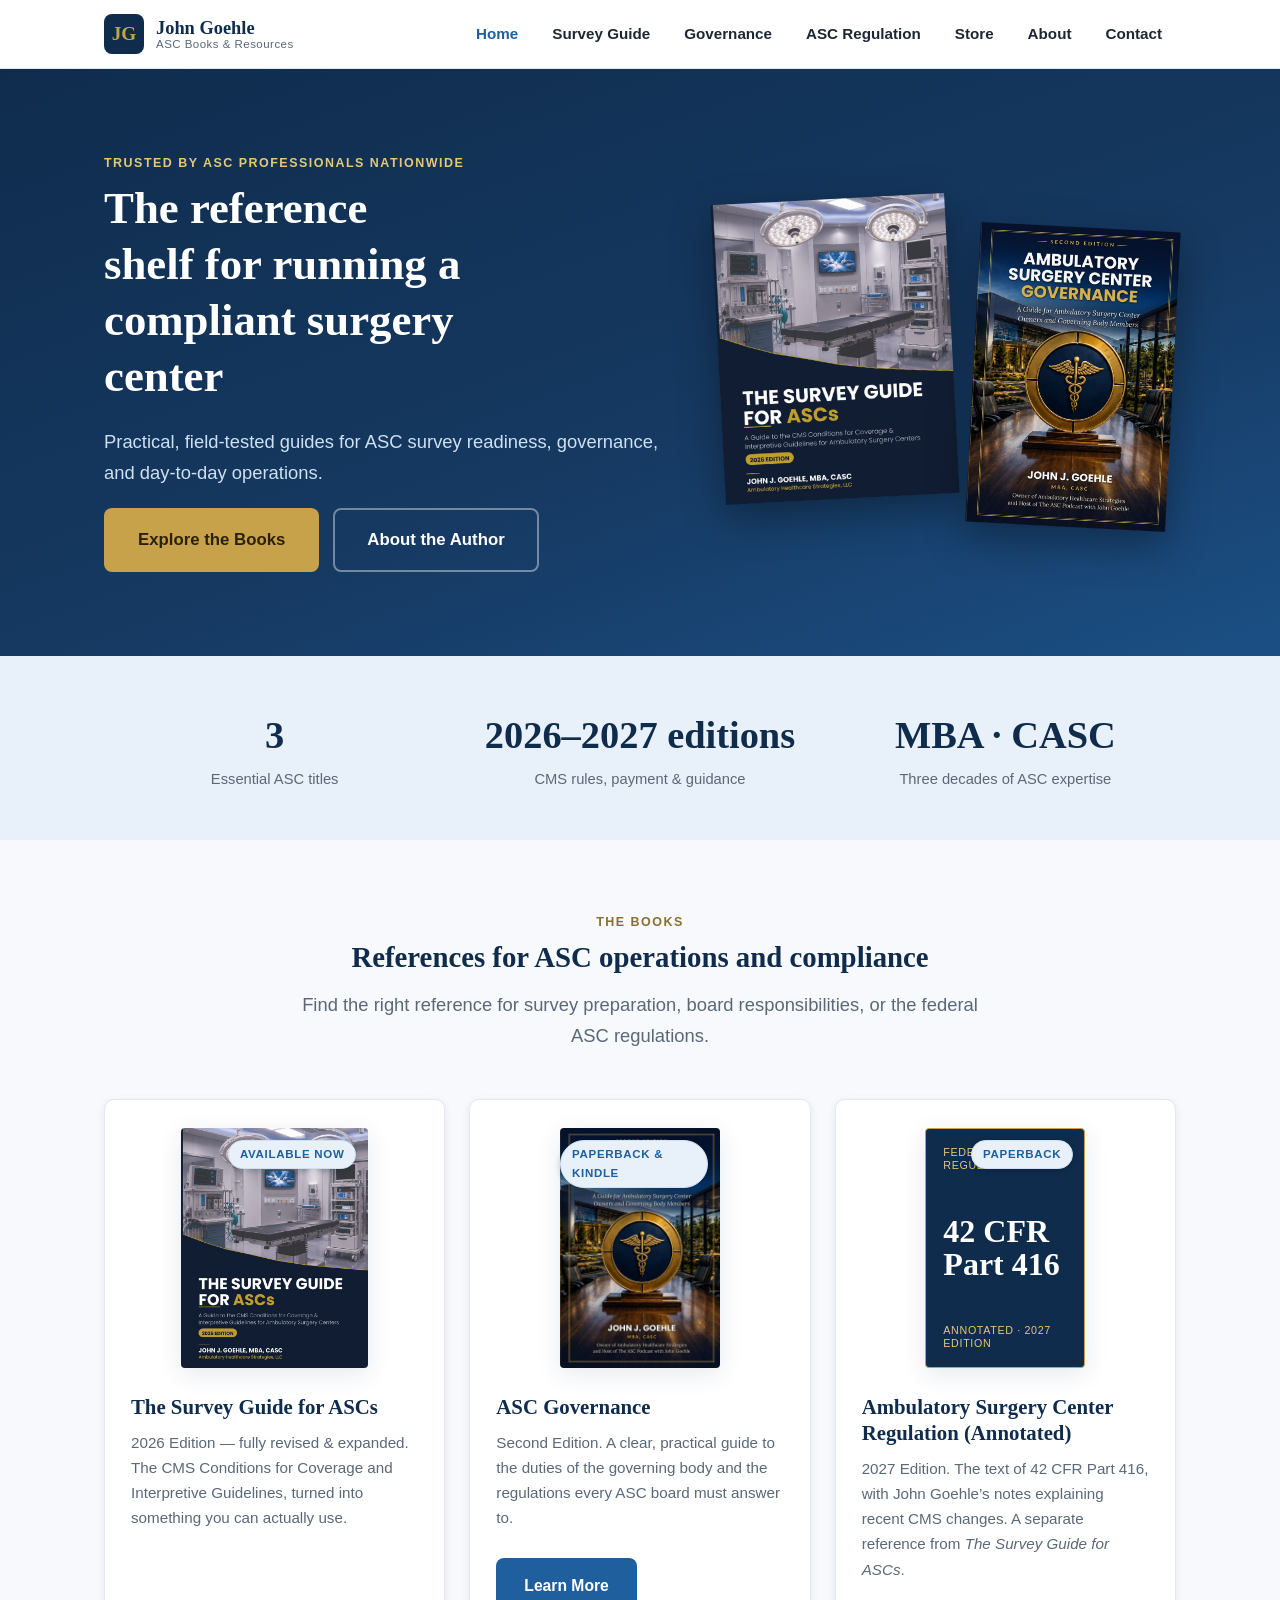
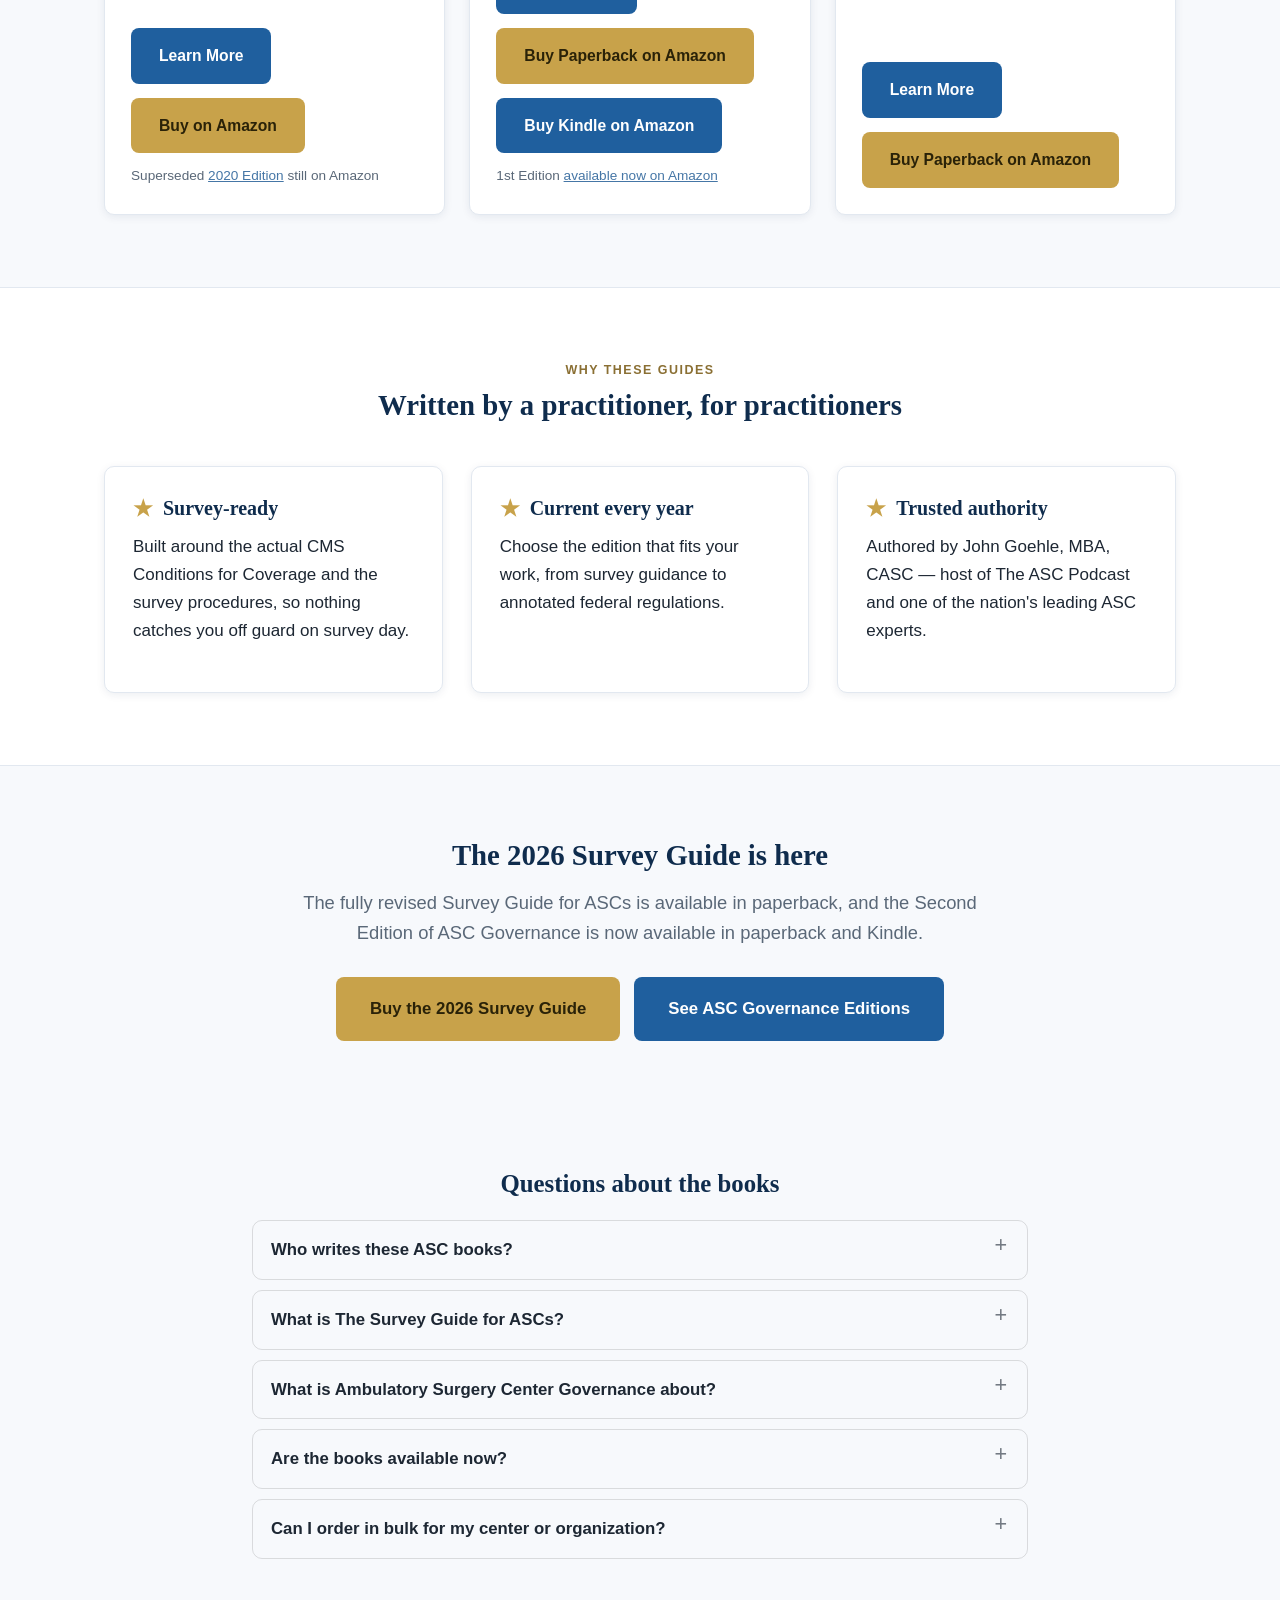
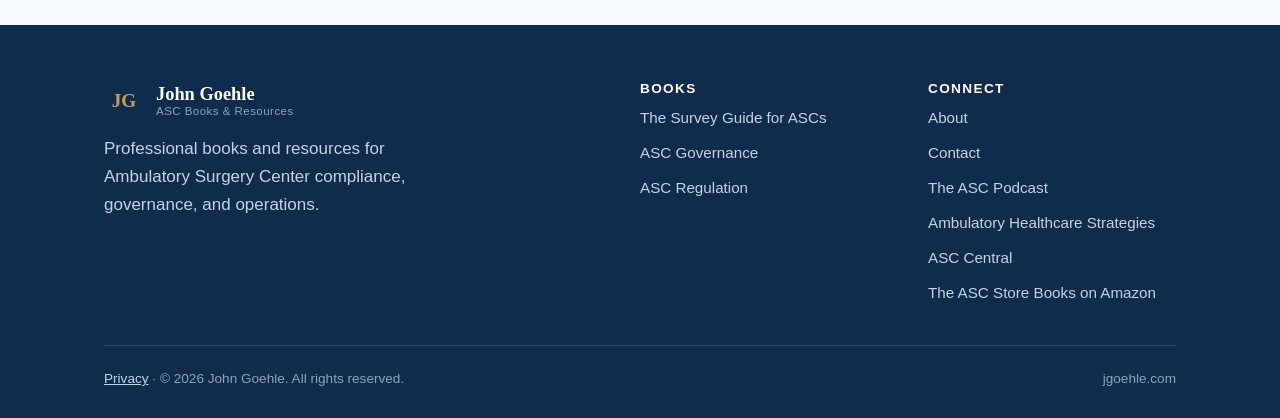
<file: index.html>
<!DOCTYPE html>
<html lang="en">
<head>
  <meta charset="UTF-8">
  <meta name="viewport" content="width=device-width, initial-scale=1.0">
  <meta name="google-site-verification" content="CAjowcsDVwnk5QbeuG2tL7SoXcVx9QC8DEbk3NdrUdU">
  <title>John Goehle — Professional Books for Ambulatory Surgery Centers</title>
  <meta name="description" content="Authoritative guides for ASC compliance and governance by John Goehle, MBA, CASC — the Survey Guide, ASC Governance, and Annotated ASC Regulation">
  <link rel="canonical" href="https://jgoehle.com/">
  <meta property="og:title" content="John Goehle — Professional Books for Ambulatory Surgery Centers">
  <meta property="og:description" content="The industry's most respected guides for ASC survey preparation, governance, and operations.">
  <meta property="og:type" content="website">
  <meta property="og:url" content="https://jgoehle.com/">
  <link rel="icon" type="image/svg+xml" href="/favicon.svg">
  <link rel="stylesheet" href="/styles.css?v=20260815b">
  <meta name="robots" content="index, follow, max-image-preview:large">
  <meta property="og:site_name" content="John Goehle — ASC Books & Resources">
  <meta property="og:image" content="https://jgoehle.com/og-image.jpg">
  <meta property="og:image:width" content="1200">
  <meta property="og:image:height" content="630">
  <meta name="twitter:card" content="summary_large_image">
  <script type="application/ld+json">{"@context":"https://schema.org","@graph":[{"@type":"WebSite","name":"John Goehle — ASC Books & Resources","url":"https://jgoehle.com/"},{"@type":"Person","@id":"https://goehle.net/#person","name":"John Goehle","honorificSuffix":"MBA, CASC","url":"https://goehle.net/","jobTitle":"Ambulatory Surgery Center Author & Expert","sameAs":["https://ascpodcast.com/","https://ah-strategies.com/","https://goehle.net/","https://www.amazon.com/author/johngoehle"]}]}</script>
  <script type="application/ld+json">{"@context":"https://schema.org","@type":"FAQPage","mainEntity":[{"@type":"Question","name":"Who writes these ASC books?","acceptedAnswer":{"@type":"Answer","text":"John Goehle, MBA, CASC — a veteran ambulatory surgery center administrator and advisor with three decades in the field, and host of The ASC Podcast."}},{"@type":"Question","name":"What is The Survey Guide for ASCs?","acceptedAnswer":{"@type":"Answer","text":"A working desk reference that turns the CMS Conditions for Coverage and Interpretive Guidelines into something you can actually use on survey day — every requirement paired with the exact rule, the survey procedure, and a plain-language explanation. The 2026 Edition is fully revised and expanded."}},{"@type":"Question","name":"What is Ambulatory Surgery Center Governance about?","acceptedAnswer":{"@type":"Answer","text":"A practical guide for ASC owners and governing-body members to the responsibilities they assume and the CMS regulations they must answer to. The Second Edition serves as a companion to The Survey Guide."}},{"@type":"Question","name":"Are the books available now?","acceptedAnswer":{"@type":"Answer","text":"Yes. The 2026 Survey Guide and the annotated 2027 ASC Regulation are available in paperback. ASC Governance, Second Edition, is available in paperback and Kindle."}},{"@type":"Question","name":"Can I order in bulk for my center or organization?","acceptedAnswer":{"@type":"Answer","text":"Yes. Bulk and institutional orders are available — reach out through the contact page."}}]}</script>
  <style>@media(min-width:1000px){.catalog-grid{grid-template-columns:repeat(3,minmax(0,1fr));gap:24px}}</style>
  <style>.reg-cover{box-sizing:border-box;display:flex;aspect-ratio:2/3;width:160px;max-width:100%;padding:17px;flex-direction:column;justify-content:space-between;gap:12px;border:1px solid #c8a24a;border-radius:4px;background:#0f2c4d;color:#fff;box-shadow:var(--shadow);text-align:left}.reg-cover strong{font:700 2rem/1.04 Georgia,serif;color:#fff}.reg-cover span{font-size:.67rem;line-height:1.2;letter-spacing:.06em;color:#e3c878;text-transform:uppercase}.book-detail .reg-cover{width:100%;max-width:290px;padding:26px}.book-detail .reg-cover strong{font-size:clamp(2rem,5vw,3.5rem)}</style>
</head>
<body>


  <a class="skip-link" href="#main">Skip to main content</a>
  <!-- HEADER -->
  <header class="site-header">
    <nav class="nav" aria-label="Primary">
      <a class="brand" href="/" aria-current="page">
        <span class="brand__mark">JG</span>
        <span class="brand__text">
          <span class="brand__name">John Goehle</span>
          <span class="brand__tag">ASC Books &amp; Resources</span>
        </span>
      </a>
      <button class="nav-toggle" aria-label="Toggle menu" aria-expanded="false" aria-controls="nav-links">&#9776;</button>
      <ul class="nav-links" id="nav-links">
        <li><a href="/" class="active" aria-current="page">Home</a></li>
        <li><a href="/survey-guide">Survey Guide</a></li>
        <li><a href="/asc-governance">Governance</a></li>
        <li><a href="/asc-regulation">ASC Regulation</a></li>
        <li><a href="https://egd-consulting.com/store">Store</a></li>
        <li><a href="/about">About</a></li>
        <li><a href="/contact">Contact</a></li>
      </ul>
    </nav>
  </header>

  <main id="main">

  <!-- HERO -->
  <section class="hero">
    <div class="container hero__grid">
      <div>
        <p class="eyebrow" style="color:#e3c878">Trusted by ASC professionals nationwide</p>
        <h1>The reference shelf for running a compliant surgery center</h1>
        <p class="lead">Practical, field-tested guides for ASC survey readiness, governance, and day-to-day operations.</p>
        <div class="btn-row">
          <a class="btn btn--primary btn--lg" href="#books">Explore the Books</a>
          <a class="btn btn--ghost btn--lg" style="color:#fff;border-color:rgba(255,255,255,.4)" href="/about">About the Author</a>
        </div>
      </div>
      <div class="hero__books">
        <img class="cover" src="/cover-survey-guide-2026.jpg" alt="The Survey Guide for ASCs — 2026 Edition" decoding="async" width="680" height="870">
        <img class="cover" src="/cover-asc-governance.jpg" alt="Ambulatory Surgery Center Governance — Second Edition" loading="lazy" decoding="async" width="680" height="1020">
      </div>
    </div>
  </section>

  <!-- TRUST BAND -->
  <section class="section--tight band">
    <div class="container">
      <div class="stats">
        <div><div class="stat__num">3</div><div class="stat__label">Essential ASC titles</div></div>
        <div><div class="stat__num">2026–2027 editions</div><div class="stat__label">CMS rules, payment &amp; guidance</div></div>
        <div><div class="stat__num">MBA · CASC</div><div class="stat__label">Three decades of ASC expertise</div></div>
      </div>
    </div>
  </section>

  <!-- BOOKS -->
  <section class="section" id="books">
    <div class="container">
      <div class="text-center center-narrow" style="margin-bottom:48px">
        <p class="eyebrow">The Books</p>
        <h2>References for ASC operations and compliance</h2>
        <p class="lead" style="margin:0 auto">Find the right reference for survey preparation, board responsibilities, or the federal ASC regulations.</p>
      </div>

      <div class="book-grid catalog-grid">

        <!-- Survey Guide -->
        <article class="book-card">
          <div class="book-card__cover">
            <span class="cover-wrap">
              <img class="cover" src="/cover-survey-guide-2026.jpg" alt="The Survey Guide for ASCs — 2026 Edition" loading="lazy" decoding="async" width="680" height="870">
              <span class="badge badge--avail">Available Now</span>
            </span>
          </div>
          <div class="book-card__body">
            <h3>The Survey Guide for ASCs</h3>
            <p class="book-card__sub">2026 Edition — fully revised &amp; expanded. The CMS Conditions for Coverage and Interpretive Guidelines, turned into something you can actually use.</p>
            <div class="btn-row">
              <a class="btn btn--solid" href="/survey-guide">Learn More</a>
              <a class="btn btn--primary" href="https://www.amazon.com/dp/B0HC4MSST9" target="_blank" rel="noopener">Buy on Amazon</a>
            </div>
            <p style="font-size:.85rem;color:var(--muted);margin:12px 0 0">Superseded <a href="https://www.amazon.com/Survey-Guide-ASCs-Conditions-Interpretive/dp/1678163627" target="_blank" rel="noopener">2020 Edition</a> still on Amazon</p>
          </div>
        </article>

        <!-- Governance -->
        <article class="book-card">
          <div class="book-card__cover">
            <span class="cover-wrap">
              <img class="cover" src="/cover-asc-governance.jpg" alt="Ambulatory Surgery Center Governance — Second Edition" loading="lazy" decoding="async" width="680" height="1020">
              <span class="badge badge--avail">Paperback &amp; Kindle</span>
            </span>
          </div>
          <div class="book-card__body">
            <h3>ASC Governance</h3>
            <p class="book-card__sub">Second Edition. A clear, practical guide to the duties of the governing body and the regulations every ASC board must answer to.</p>
            <div class="btn-row">
              <a class="btn btn--solid" href="/asc-governance">Learn More</a>
              <a class="btn btn--primary" href="https://www.amazon.com/dp/B0HSJKG5GL" target="_blank" rel="noopener">Buy Paperback on Amazon</a>
              <a class="btn btn--solid" href="https://www.amazon.com/dp/B0HSBVTKQM" target="_blank" rel="noopener">Buy Kindle on Amazon</a>
            </div>
            <p style="font-size:.85rem;color:var(--muted);margin:12px 0 0">1st Edition <a href="https://www.amazon.com/Ambulatory-Surgery-Center-Governance-Governing/dp/1329252764" target="_blank" rel="noopener">available now on Amazon</a></p>
          </div>
        </article>

        <article class="book-card">
          <div class="book-card__cover">
            <span class="cover-wrap">
              <div class="reg-cover" aria-hidden="true"><span>Federal ASC Regulations</span><strong>42 CFR<br>Part 416</strong><span>Annotated · 2027 Edition</span></div>
              <span class="badge badge--avail">Paperback</span>
            </span>
          </div>
          <div class="book-card__body">
            <h3>Ambulatory Surgery Center Regulation (Annotated)</h3>
            <p class="book-card__sub">2027 Edition. The text of 42 CFR Part 416, with John Goehle’s notes explaining recent CMS changes. A separate reference from <i>The Survey Guide for ASCs</i>.</p>
            <div class="btn-row"><a class="btn btn--solid" href="/asc-regulation">Learn More</a> <a class="btn btn--primary" href="https://www.amazon.com/dp/B0HSM5DB7Y" target="_blank" rel="noopener">Buy Paperback on Amazon</a></div>
          </div>
        </article>
      </div>
    </div>
  </section>

  <!-- WHY -->
  <section class="section section--alt">
    <div class="container">
      <div class="text-center center-narrow" style="margin-bottom:42px">
        <p class="eyebrow">Why these guides</p>
        <h2>Written by a practitioner, for practitioners</h2>
      </div>
      <div class="grid-3">
        <div class="card">
          <h3><span class="card__icon">&#9733;</span>Survey-ready</h3>
          <p>Built around the actual CMS Conditions for Coverage and the survey procedures, so nothing catches you off guard on survey day.</p>
        </div>
        <div class="card">
          <h3><span class="card__icon">&#9733;</span>Current every year</h3>
          <p>Choose the edition that fits your work, from survey guidance to annotated federal regulations.</p>
        </div>
        <div class="card">
          <h3><span class="card__icon">&#9733;</span>Trusted authority</h3>
          <p>Authored by John Goehle, MBA, CASC — host of The ASC Podcast and one of the nation's leading ASC experts.</p>
        </div>
      </div>
    </div>
  </section>

  <!-- CTA -->
  <section class="section">
    <div class="container text-center center-narrow">
      <h2>The 2026 Survey Guide is here</h2>
      <p class="lead" style="margin:0 auto 28px">The fully revised Survey Guide for ASCs is available in paperback, and the Second Edition of ASC Governance is now available in paperback and Kindle.</p>
      <div class="btn-row" style="justify-content:center">
        <a class="btn btn--primary btn--lg" href="https://www.amazon.com/dp/B0HC4MSST9" target="_blank" rel="noopener">Buy the 2026 Survey Guide</a>
        <a class="btn btn--solid btn--lg" href="/asc-governance">See ASC Governance Editions</a>
      </div>
    </div>
  </section>

  <!-- FOOTER -->
  
<!-- SEO FAQ -->
<section class="faq-seo" aria-label="Frequently asked questions">
<style>.faq-seo{max-width:820px;margin:0 auto;padding:56px 22px}.faq-seo>h2{font-size:1.55rem;margin:0 0 22px;text-align:center;line-height:1.2}.faq-seo details{border:1px solid rgba(0,0,0,.12);border-radius:10px;padding:0 18px;margin:10px 0}.faq-seo summary{cursor:pointer;font-weight:600;padding:15px 0;list-style:none;font-size:1.05rem;position:relative;padding-right:28px}.faq-seo summary::-webkit-details-marker{display:none}.faq-seo summary::after{content:"+";position:absolute;right:2px;top:13px;font-weight:400;font-size:1.35rem;line-height:1;opacity:.6}.faq-seo details[open] summary::after{content:"\2013"}.faq-seo details p{margin:0 0 16px;line-height:1.62;opacity:.85}</style>
<h2>Questions about the books</h2>
<details><summary>Who writes these ASC books?</summary><p>John Goehle, MBA, CASC — a veteran ambulatory surgery center administrator and advisor with three decades in the field, and host of The ASC Podcast.</p></details>
<details><summary>What is The Survey Guide for ASCs?</summary><p>A working desk reference that turns the CMS Conditions for Coverage and Interpretive Guidelines into something you can actually use on survey day — every requirement paired with the exact rule, the survey procedure, and a plain-language explanation. The 2026 Edition is fully revised and expanded.</p></details>
<details><summary>What is Ambulatory Surgery Center Governance about?</summary><p>A practical guide for ASC owners and governing-body members to the responsibilities they assume and the CMS regulations they must answer to. The Second Edition serves as a companion to The Survey Guide.</p></details>
<details><summary>Are the books available now?</summary><p>Yes. The 2026 Survey Guide and the annotated 2027 ASC Regulation are available in paperback. ASC Governance, Second Edition, is available in paperback and Kindle.</p></details>
<details><summary>Can I order in bulk for my center or organization?</summary><p>Yes. Bulk and institutional orders are available — reach out through the contact page.</p></details>
</section>
</main>

<footer class="site-footer">
    <div class="container">
      <div class="footer-grid">
        <div>
          <a class="brand" href="/" style="margin-bottom:14px" aria-current="page">
            <span class="brand__mark">JG</span>
            <span class="brand__text">
              <span class="brand__name" style="color:#fff">John Goehle</span>
              <span class="brand__tag" style="color:#8ba3bd">ASC Books &amp; Resources</span>
            </span>
          </a>
          <p style="max-width:38ch">Professional books and resources for Ambulatory Surgery Center compliance, governance, and operations.</p>
        </div>
        <div>
          <h3>Books</h3>
          <ul class="footer-links">
            <li><a href="/survey-guide">The Survey Guide for ASCs</a></li>
            <li><a href="/asc-governance">ASC Governance</a></li>
            <li><a href="/asc-regulation">ASC Regulation</a></li>
          </ul>
        </div>
        <div>
          <h3>Connect</h3>
          <ul class="footer-links">
            <li><a href="/about">About</a></li>
            <li><a href="/contact">Contact</a></li>
            <li><a href="https://ascpodcast.com/" target="_blank" rel="noopener">The ASC Podcast</a></li>
            <li><a href="https://ah-strategies.com/" target="_blank" rel="noopener">Ambulatory Healthcare Strategies</a></li>
            <li><a href="https://conferences.asc-central.com/" target="_blank" rel="noopener">ASC Central</a></li>
            <li><a href="https://egd-consulting.com/store" target="_blank" rel="noopener">The ASC Store</a>
            <a href="https://www.amazon.com/author/johngoehle" target="_blank" rel="noopener">Books on Amazon</a></li>
          </ul>
        </div>
      </div>
      <div class="footer-bottom">
        <span><a href="/privacy">Privacy</a> &middot; &copy; 2026 John Goehle. All rights reserved.</span>
        <span>jgoehle.com</span>
      </div>
    </div>
  </footer>

  <script>
    var t = document.querySelector('.nav-toggle');
    var m = document.querySelector('.nav-links');
    if (t) t.addEventListener('click', function () {
      var open = m.classList.toggle('open');
      t.setAttribute('aria-expanded', open);
    });
  </script>
</body>
</html>
</file>
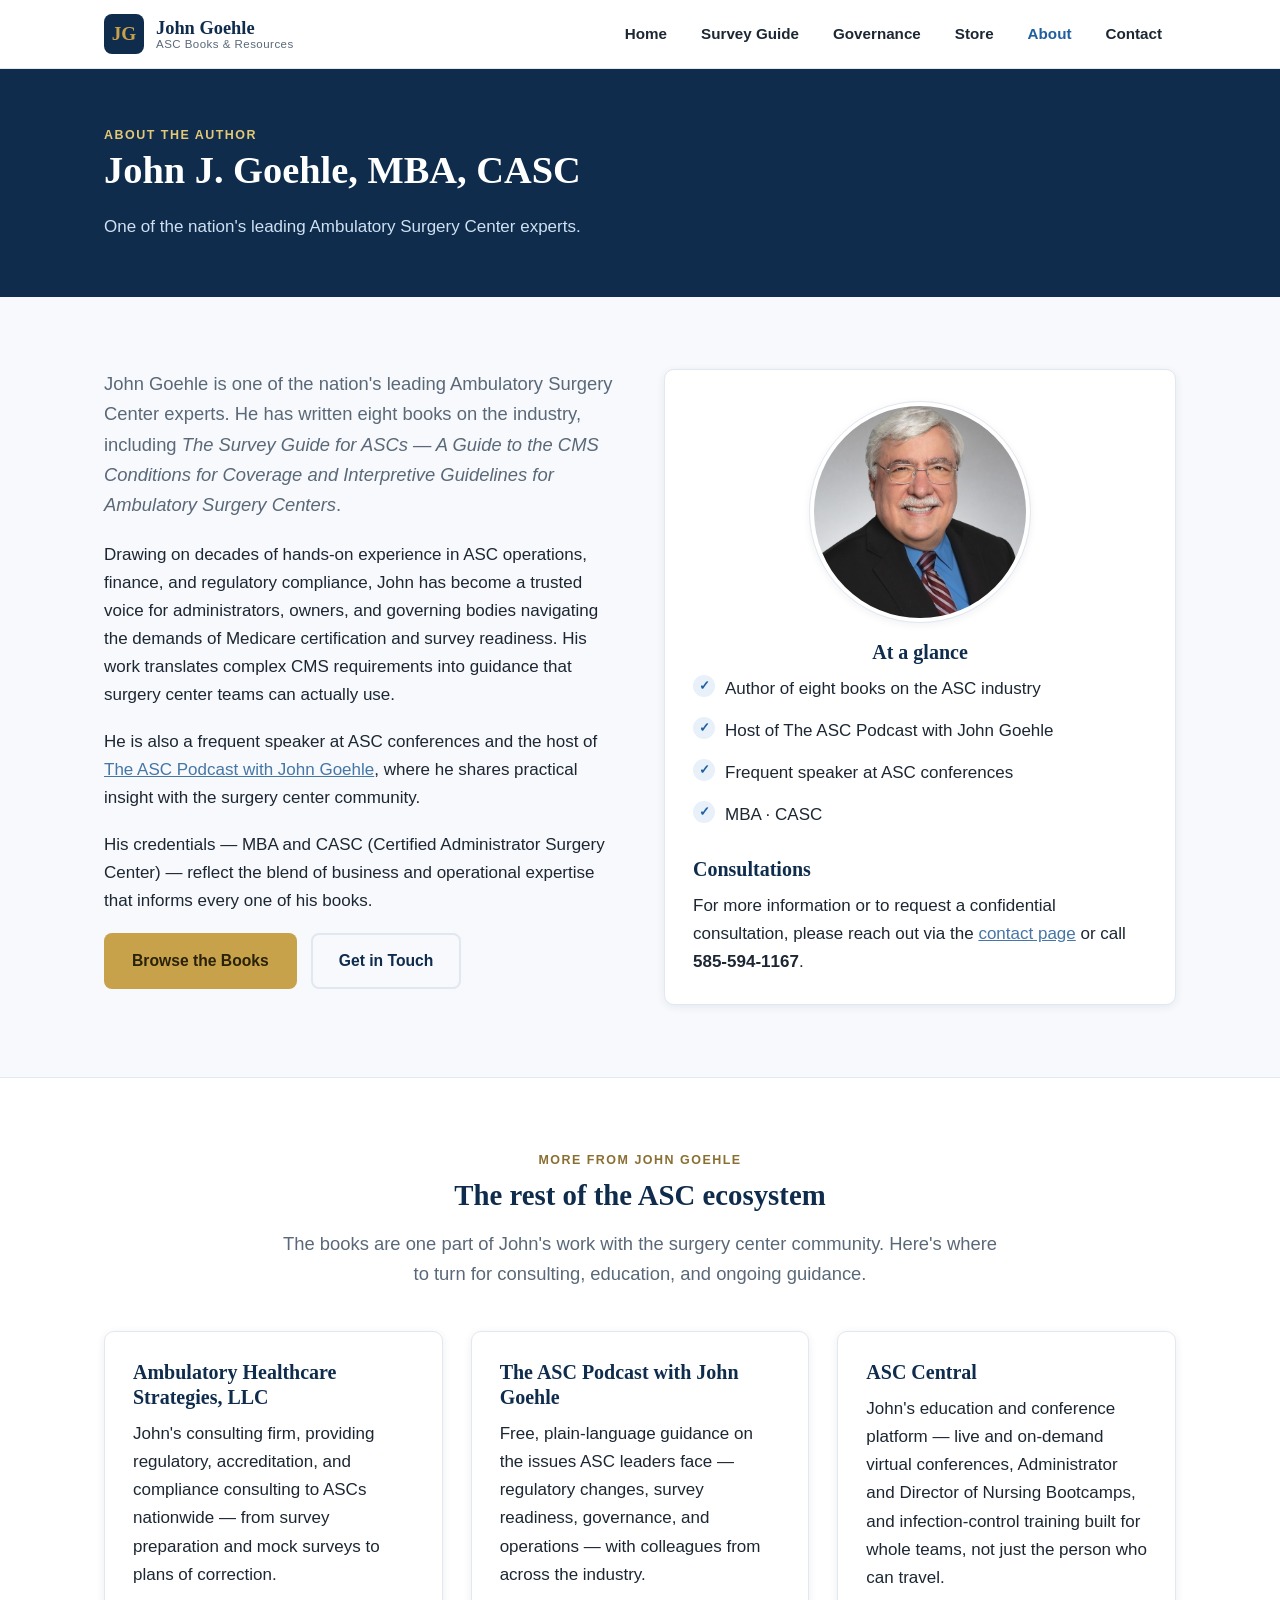
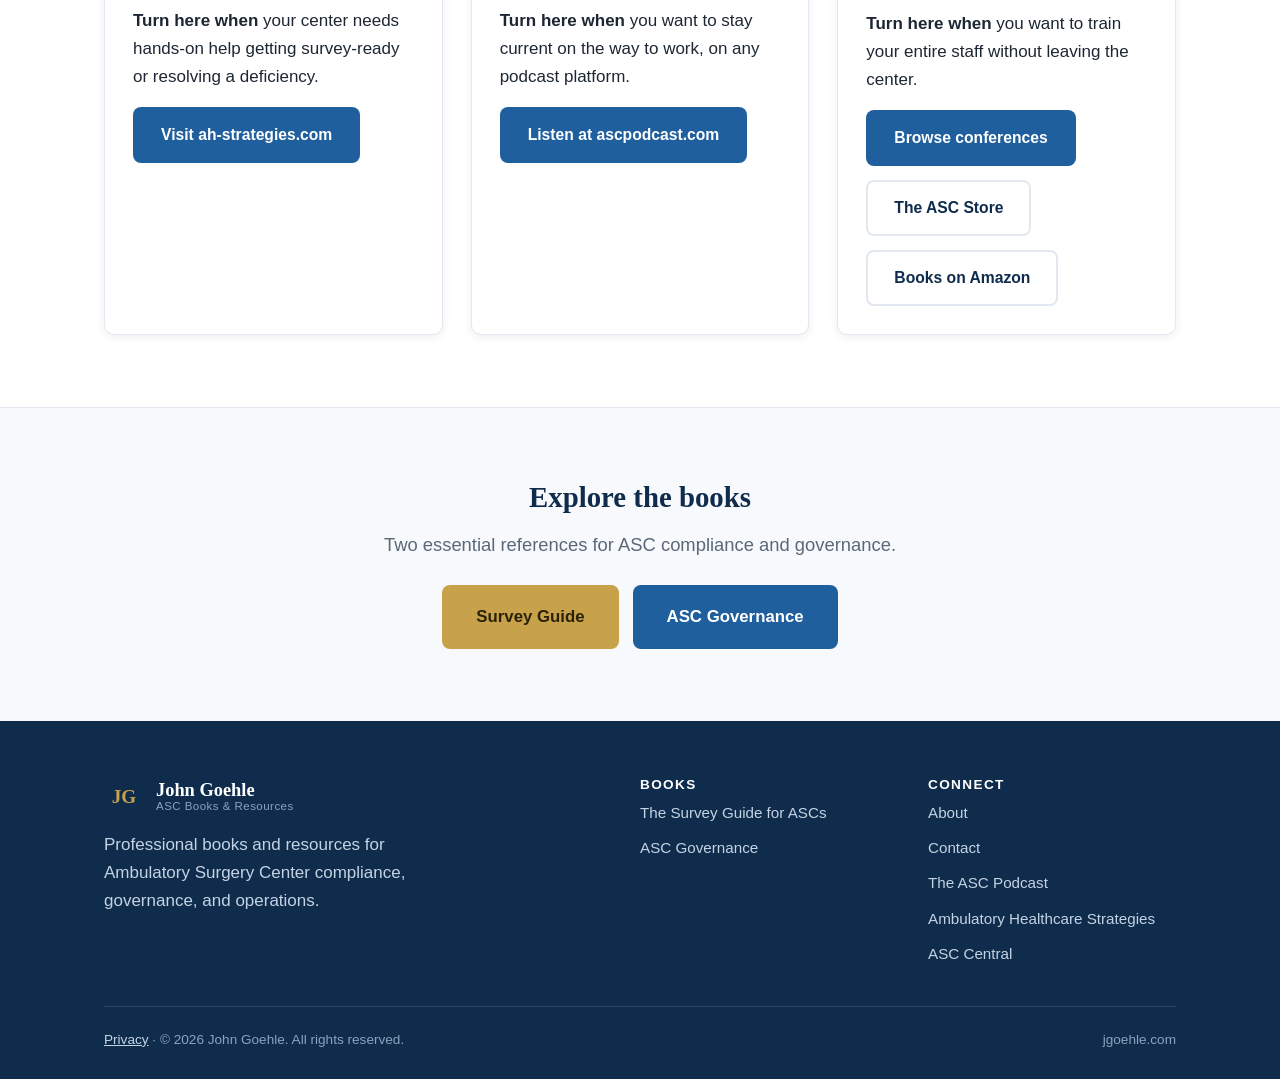
<file: about.html>
<!DOCTYPE html>
<html lang="en">
<head>
  <meta charset="UTF-8">
  <meta name="viewport" content="width=device-width, initial-scale=1.0">
  <title>About John Goehle, MBA, CASC | ASC Author &amp; Expert</title>
  <meta name="description" content="John Goehle, MBA, CASC is one of the nation's leading Ambulatory Surgery Center experts, author of eight books on the industry and host of the ASC Podcast.">
  <link rel="canonical" href="https://jgoehle.com/about">
  <link rel="icon" type="image/svg+xml" href="/favicon.svg">
  <link rel="stylesheet" href="/styles.css?v=20260815b">
  <meta name="robots" content="index, follow, max-image-preview:large">
  <meta property="og:title" content="About John Goehle, MBA, CASC | ASC Author &amp; Expert">
  <meta property="og:description" content="John Goehle, MBA, CASC is one of the nation's leading Ambulatory Surgery Center experts, author of eight books on the industry and host of the ASC Podcast.">
  <meta property="og:type" content="website">
  <meta property="og:url" content="https://jgoehle.com/about">
  <meta property="og:site_name" content="John Goehle — ASC Books & Resources">
  <meta property="og:image" content="https://jgoehle.com/og-image.jpg">
  <meta property="og:image:width" content="1200">
  <meta property="og:image:height" content="630">
  <meta name="twitter:card" content="summary_large_image">
  <script type="application/ld+json">{"@context":"https://schema.org","@type":"ProfilePage","mainEntity":{"@type":"Person","@id":"https://goehle.net/#person","name":"John Goehle","honorificSuffix":"MBA, CASC","url":"https://goehle.net/","jobTitle":"Ambulatory Surgery Center Author, Educator & Podcast Host","description":"John Goehle, MBA, CASC is one of the nation's leading Ambulatory Surgery Center experts, author of eight books on the industry and host of the ASC Podcast.","sameAs":["https://ascpodcast.com/","https://ah-strategies.com/","https://goehle.net/","https://www.amazon.com/author/johngoehle"]}}</script>
  <script type="application/ld+json">{"@context":"https://schema.org","@type":"BreadcrumbList","itemListElement":[{"@type":"ListItem","position":1,"name":"Home","item":"https://jgoehle.com/"},{"@type":"ListItem","position":2,"name":"About John Goehle, MBA, CASC","item":"https://jgoehle.com/about"}]}</script>
</head>
<body>


  <a class="skip-link" href="#main">Skip to main content</a>
  <header class="site-header">
    <nav class="nav" aria-label="Primary">
      <a class="brand" href="/">
        <span class="brand__mark">JG</span>
        <span class="brand__text">
          <span class="brand__name">John Goehle</span>
          <span class="brand__tag">ASC Books &amp; Resources</span>
        </span>
      </a>
      <button class="nav-toggle" aria-label="Toggle menu" aria-expanded="false" aria-controls="nav-links">&#9776;</button>
      <ul class="nav-links" id="nav-links">
        <li><a href="/">Home</a></li>
        <li><a href="/survey-guide">Survey Guide</a></li>
        <li><a href="/asc-governance">Governance</a></li>
        <li><a href="https://egd-consulting.com/store">Store</a></li>
        <li><a href="/about" class="active" aria-current="page">About</a></li>
        <li><a href="/contact">Contact</a></li>
      </ul>
    </nav>
  </header>

  <main id="main">

  <section class="pagehead">
    <div class="container">
      <p class="eyebrow">About the Author</p>
      <h1>John J. Goehle, MBA, CASC</h1>
      <p>One of the nation's leading Ambulatory Surgery Center experts.</p>
    </div>
  </section>

  <section class="section">
    <div class="container grid-2">
      <div>
        <p class="lead">John Goehle is one of the nation's leading Ambulatory Surgery Center experts. He has written eight books on the industry, including <em>The Survey Guide for ASCs — A Guide to the CMS Conditions for Coverage and Interpretive Guidelines for Ambulatory Surgery Centers</em>.</p>
        <p>Drawing on decades of hands-on experience in ASC operations, finance, and regulatory compliance, John has become a trusted voice for administrators, owners, and governing bodies navigating the demands of Medicare certification and survey readiness. His work translates complex CMS requirements into guidance that surgery center teams can actually use.</p>
        <p>He is also a frequent speaker at ASC conferences and the host of <a href="https://ascpodcast.com/" target="_blank" rel="noopener">The ASC Podcast with John Goehle</a>, where he shares practical insight with the surgery center community.</p>
        <p>His credentials — MBA and CASC (Certified Administrator Surgery Center) — reflect the blend of business and operational expertise that informs every one of his books.</p>
        <div class="btn-row" style="margin-top:8px">
          <a class="btn btn--primary" href="/survey-guide">Browse the Books</a>
          <a class="btn btn--ghost" href="/contact">Get in Touch</a>
        </div>
      </div>

      <div class="card">
        <img class="author-photo" src="/author-john-goehle.jpg" alt="John J. Goehle, MBA, CASC" width="600" height="600">
        <h2 class="mt-0 text-center h-card">At a glance</h2>
        <ul class="features">
          <li>Author of eight books on the ASC industry</li>
          <li>Host of The ASC Podcast with John Goehle</li>
          <li>Frequent speaker at ASC conferences</li>
          <li>MBA · CASC</li>
        </ul>
        <h3 style="margin-top:1.4em">Consultations</h3>
        <p class="mb-0">For more information or to request a confidential consultation, please reach out via the <a href="/contact">contact page</a> or call <strong>585-594-1167</strong>.</p>
      </div>
    </div>
  </section>

  <!-- OTHER BRANDS -->
  <section class="section section--alt">
    <div class="container">
      <div class="text-center center-narrow" style="margin-bottom:42px">
        <p class="eyebrow">More from John Goehle</p>
        <h2>The rest of the ASC ecosystem</h2>
        <p class="lead" style="margin:0 auto">The books are one part of John's work with the surgery center community. Here's where to turn for consulting, education, and ongoing guidance.</p>
      </div>
      <div class="grid-3">
        <div class="card">
          <h3>Ambulatory Healthcare Strategies, LLC</h3>
          <p>John's consulting firm, providing regulatory, accreditation, and compliance consulting to ASCs nationwide — from survey preparation and mock surveys to plans of correction.</p>
          <p style="margin-bottom:0"><strong>Turn here when</strong> your center needs hands-on help getting survey-ready or resolving a deficiency.</p>
          <div class="btn-row" style="margin-top:16px">
            <a class="btn btn--solid" href="https://ah-strategies.com/" target="_blank" rel="noopener">Visit ah-strategies.com</a>
          </div>
        </div>
        <div class="card">
          <h3>The ASC Podcast with John Goehle</h3>
          <p>Free, plain-language guidance on the issues ASC leaders face — regulatory changes, survey readiness, governance, and operations — with colleagues from across the industry.</p>
          <p style="margin-bottom:0"><strong>Turn here when</strong> you want to stay current on the way to work, on any podcast platform.</p>
          <div class="btn-row" style="margin-top:16px">
            <a class="btn btn--solid" href="https://ascpodcast.com/" target="_blank" rel="noopener">Listen at ascpodcast.com</a>
          </div>
        </div>
        <div class="card">
          <h3>ASC Central</h3>
          <p>John's education and conference platform — live and on-demand virtual conferences, Administrator and Director of Nursing Bootcamps, and infection-control training built for whole teams, not just the person who can travel.</p>
          <p style="margin-bottom:0"><strong>Turn here when</strong> you want to train your entire staff without leaving the center.</p>
          <div class="btn-row" style="margin-top:16px">
            <a class="btn btn--solid" href="https://conferences.asc-central.com/" target="_blank" rel="noopener">Browse conferences</a>
            <a class="btn btn--ghost" href="https://egd-consulting.com/store" target="_blank" rel="noopener">The ASC Store</a>
            <a class="btn btn--ghost" href="https://www.amazon.com/author/johngoehle" target="_blank" rel="noopener">Books on Amazon</a>
          </div>
        </div>
      </div>
    </div>
  </section>

  <section class="section">
    <div class="container text-center center-narrow">
      <h2>Explore the books</h2>
      <p class="lead" style="margin:0 auto 24px">Two essential references for ASC compliance and governance.</p>
      <div class="btn-row" style="justify-content:center">
        <a class="btn btn--primary btn--lg" href="/survey-guide">Survey Guide</a>
        <a class="btn btn--solid btn--lg" href="/asc-governance">ASC Governance</a>
      </div>
    </div>
  </section>

  </main>


  <footer class="site-footer">
    <div class="container">
      <div class="footer-grid">
        <div>
          <a class="brand" href="/" style="margin-bottom:14px">
            <span class="brand__mark">JG</span>
            <span class="brand__text">
              <span class="brand__name" style="color:#fff">John Goehle</span>
              <span class="brand__tag" style="color:#8ba3bd">ASC Books &amp; Resources</span>
            </span>
          </a>
          <p style="max-width:38ch">Professional books and resources for Ambulatory Surgery Center compliance, governance, and operations.</p>
        </div>
        <div>
          <h3>Books</h3>
          <ul class="footer-links">
            <li><a href="/survey-guide">The Survey Guide for ASCs</a></li>
            <li><a href="/asc-governance">ASC Governance</a></li>
          </ul>
        </div>
        <div>
          <h3>Connect</h3>
          <ul class="footer-links">
            <li><a href="/about" aria-current="page">About</a></li>
            <li><a href="/contact">Contact</a></li>
            <li><a href="https://ascpodcast.com/" target="_blank" rel="noopener">The ASC Podcast</a></li>
            <li><a href="https://ah-strategies.com/" target="_blank" rel="noopener">Ambulatory Healthcare Strategies</a></li>
            <li><a href="https://conferences.asc-central.com/" target="_blank" rel="noopener">ASC Central</a></li>
          </ul>
        </div>
      </div>
      <div class="footer-bottom">
        <span><a href="/privacy">Privacy</a> &middot; &copy; 2026 John Goehle. All rights reserved.</span>
        <span>jgoehle.com</span>
      </div>
    </div>
  </footer>

  <script>
    var t = document.querySelector('.nav-toggle');
    var m = document.querySelector('.nav-links');
    if (t) t.addEventListener('click', function () {
      var open = m.classList.toggle('open');
      t.setAttribute('aria-expanded', open);
    });
  </script>
</body>
</html>
</file>
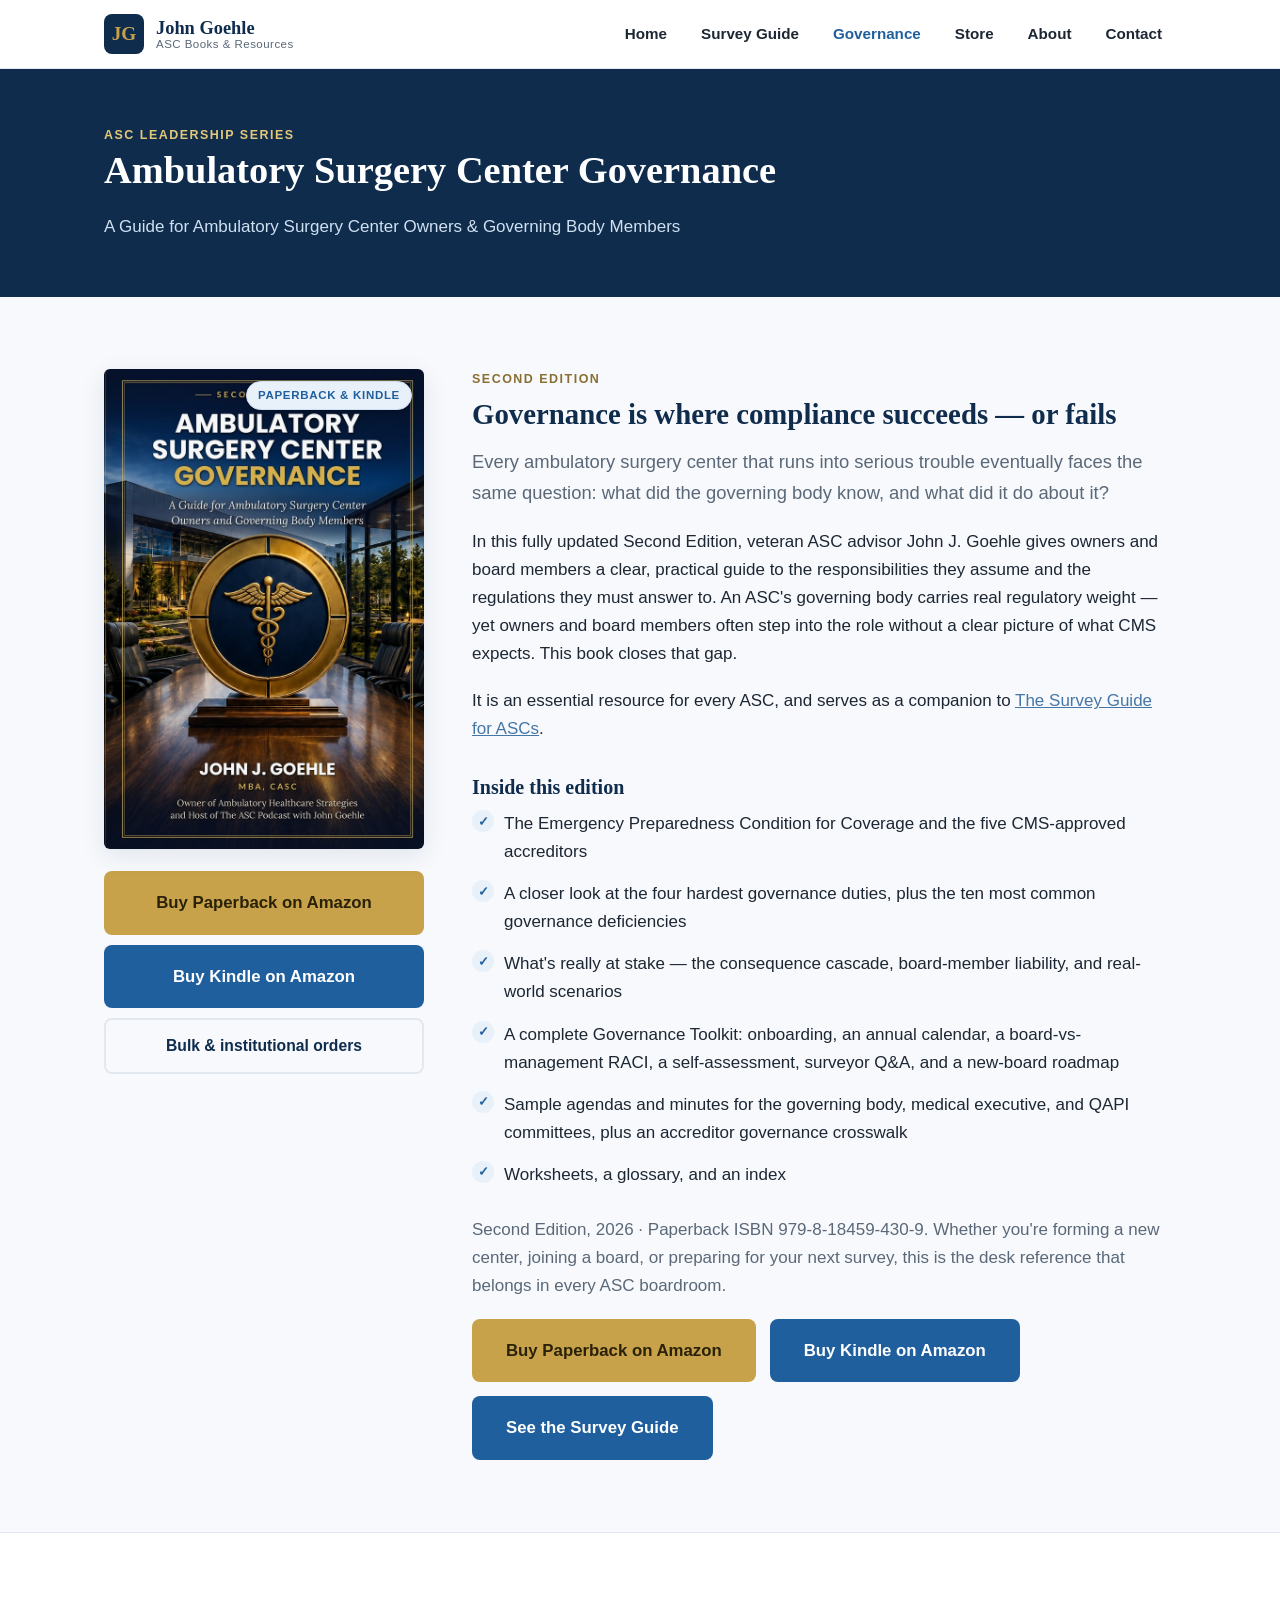
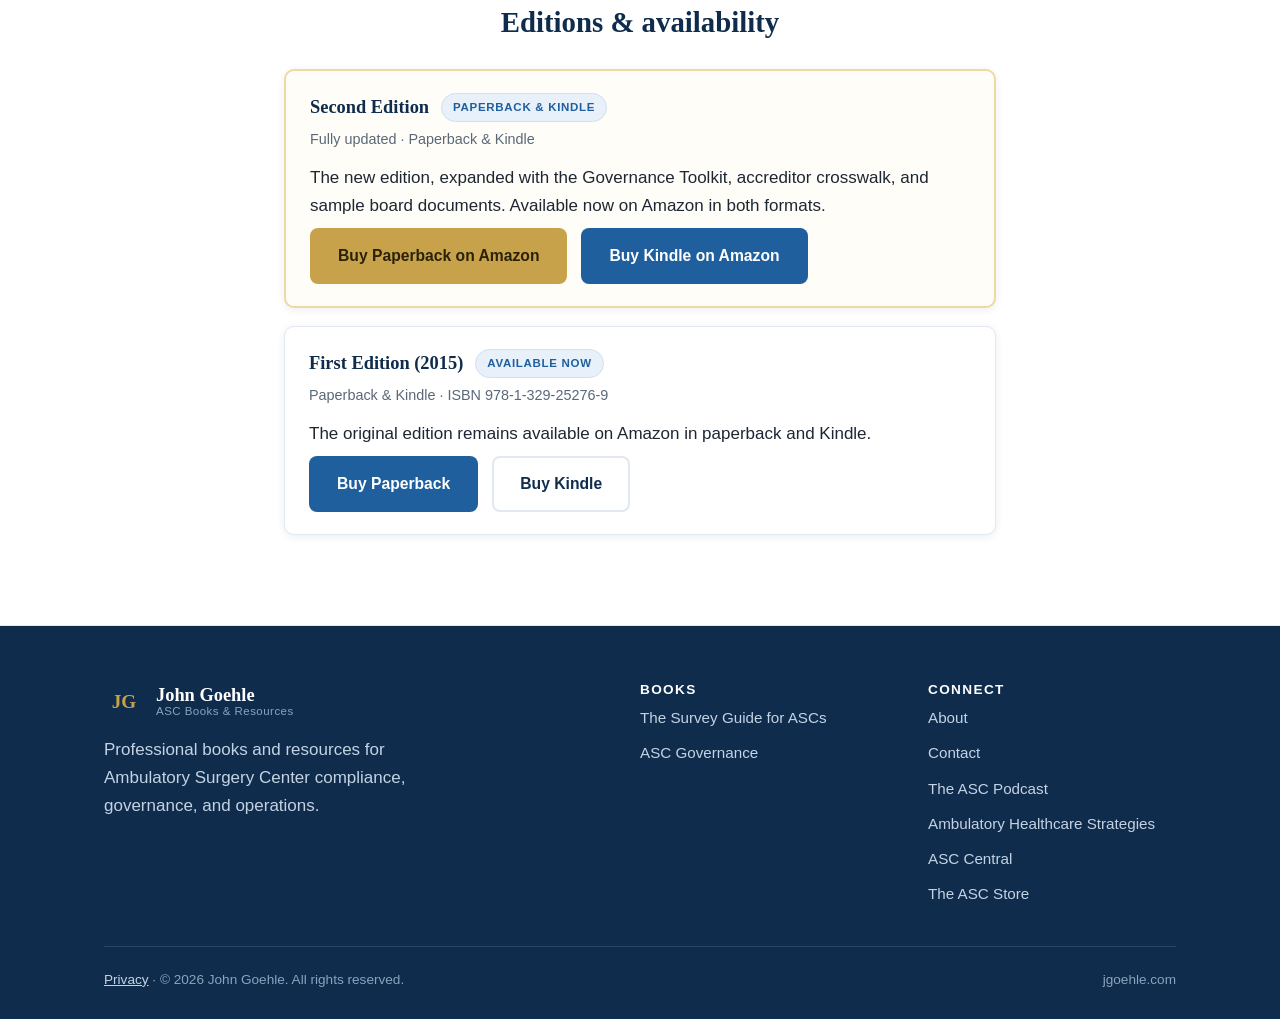
<file: asc-governance.html>
<!DOCTYPE html>
<html lang="en">
<head>
  <meta charset="UTF-8">
  <meta name="viewport" content="width=device-width, initial-scale=1.0">
  <title>Ambulatory Surgery Center Governance — 2nd Ed. | John Goehle</title>
  <meta name="description" content="John Goehle's guide to ASC governing-body duties, board responsibilities, and CMS regulations. The Second Edition is now available in paperback and Kindle.">
  <link rel="canonical" href="https://jgoehle.com/asc-governance">
  <meta property="og:title" content="Ambulatory Surgery Center Governance — Second Edition">
  <meta property="og:description" content="John Goehle's guide to ASC governing-body duties, board responsibilities, and CMS regulations. The Second Edition is now available in paperback and Kindle.">
  <meta property="og:type" content="book">
  <link rel="icon" type="image/svg+xml" href="/favicon.svg">
  <link rel="stylesheet" href="/styles.css?v=20260815b">
  <meta name="robots" content="index, follow, max-image-preview:large">
  <meta property="og:url" content="https://jgoehle.com/asc-governance">
  <meta property="og:site_name" content="John Goehle — ASC Books & Resources">
  <meta property="og:image" content="https://jgoehle.com/og-image.jpg">
  <meta property="og:image:width" content="1200">
  <meta property="og:image:height" content="630">
  <meta name="twitter:card" content="summary_large_image">
  <script type="application/ld+json">{"@context":"https://schema.org","@type":"Book","name":"Ambulatory Surgery Center Governance — Second Edition","author":{"@type":"Person","@id":"https://goehle.net/#person","name":"John Goehle","honorificSuffix":"MBA, CASC"},"@id":"https://jgoehle.com/asc-governance#book","bookEdition":"Second Edition","inLanguage":"en","url":"https://jgoehle.com/asc-governance","image":"https://jgoehle.com/cover-asc-governance.jpg","description":"A practical guide for ambulatory surgery center owners and governing-body members to the duties they assume and the CMS regulations they answer to. The Second Edition is now available in paperback and Kindle.","about":"Governing body duties and regulations for ambulatory surgery center boards","publisher":{"@type":"Organization","name":"Eden Group Development, Inc."},"workExample":[{"@type":"Book","bookEdition":"Second Edition","bookFormat":"https://schema.org/Paperback","isbn":"9798184594309","sameAs":"https://www.amazon.com/dp/B0HSJKG5GL"},{"@type":"Book","bookEdition":"Second Edition","bookFormat":"https://schema.org/EBook","sameAs":"https://www.amazon.com/dp/B0HSBVTKQM"},{"@type":"Book","bookEdition":"First Edition","sameAs":"https://www.amazon.com/Ambulatory-Surgery-Center-Governance-Governing/dp/1329252764"}]}</script>
  <script type="application/ld+json">{"@context":"https://schema.org","@type":"BreadcrumbList","itemListElement":[{"@type":"ListItem","position":1,"name":"Home","item":"https://jgoehle.com/"},{"@type":"ListItem","position":2,"name":"Ambulatory Surgery Center Governance","item":"https://jgoehle.com/asc-governance"}]}</script>
</head>
<body>


  <a class="skip-link" href="#main">Skip to main content</a>
  <header class="site-header">
    <nav class="nav" aria-label="Primary">
      <a class="brand" href="/">
        <span class="brand__mark">JG</span>
        <span class="brand__text">
          <span class="brand__name">John Goehle</span>
          <span class="brand__tag">ASC Books &amp; Resources</span>
        </span>
      </a>
      <button class="nav-toggle" aria-label="Toggle menu" aria-expanded="false" aria-controls="nav-links">&#9776;</button>
      <ul class="nav-links" id="nav-links">
        <li><a href="/">Home</a></li>
        <li><a href="/survey-guide">Survey Guide</a></li>
        <li><a href="/asc-governance" class="active" aria-current="page">Governance</a></li>
        <li><a href="https://egd-consulting.com/store">Store</a></li>
        <li><a href="/about">About</a></li>
        <li><a href="/contact">Contact</a></li>
      </ul>
    </nav>
  </header>

  <main id="main">

  <section class="pagehead">
    <div class="container">
      <p class="eyebrow">ASC Leadership Series</p>
      <h1>Ambulatory Surgery Center Governance</h1>
      <p>A Guide for Ambulatory Surgery Center Owners &amp; Governing Body Members</p>
    </div>
  </section>

  <section class="section">
    <div class="container book-detail">
      <div class="book-detail__cover">
        <span class="cover-wrap" style="display:block">
          <img class="cover" src="/cover-asc-governance.jpg" alt="Ambulatory Surgery Center Governance — Second Edition" width="680" height="1020">
          <span class="badge badge--avail">Paperback &amp; Kindle</span>
        </span>
        <div class="book-detail__buy">
          <a class="btn btn--primary btn--lg" href="https://www.amazon.com/dp/B0HSJKG5GL" target="_blank" rel="noopener">Buy Paperback on Amazon</a>
          <a class="btn btn--solid btn--lg" href="https://www.amazon.com/dp/B0HSBVTKQM" target="_blank" rel="noopener">Buy Kindle on Amazon</a>
          <a class="btn btn--ghost" href="/contact?book=ASC%20Governance&amp;reason=Bulk%20%2F%20institutional%20order">Bulk &amp; institutional orders</a>
        </div>
      </div>

      <div>
        <p class="eyebrow">Second Edition</p>
        <h2>Governance is where compliance succeeds — or fails</h2>
        <p class="lead">Every ambulatory surgery center that runs into serious trouble eventually faces the same question: what did the governing body know, and what did it do about it?</p>
        <p>In this fully updated Second Edition, veteran ASC advisor John J. Goehle gives owners and board members a clear, practical guide to the responsibilities they assume and the regulations they must answer to. An ASC's governing body carries real regulatory weight — yet owners and board members often step into the role without a clear picture of what CMS expects. This book closes that gap.</p>
        <p>It is an essential resource for every ASC, and serves as a companion to <a href="/survey-guide">The Survey Guide for ASCs</a>.</p>

        <h3 style="margin-top:1.6em">Inside this edition</h3>
        <ul class="features">
          <li>The Emergency Preparedness Condition for Coverage and the five CMS-approved accreditors</li>
          <li>A closer look at the four hardest governance duties, plus the ten most common governance deficiencies</li>
          <li>What's really at stake — the consequence cascade, board-member liability, and real-world scenarios</li>
          <li>A complete Governance Toolkit: onboarding, an annual calendar, a board-vs-management RACI, a self-assessment, surveyor Q&amp;A, and a new-board roadmap</li>
          <li>Sample agendas and minutes for the governing body, medical executive, and QAPI committees, plus an accreditor governance crosswalk</li>
          <li>Worksheets, a glossary, and an index</li>
        </ul>

        <p style="margin-top:1.6em;color:var(--muted)">Second Edition, 2026 &middot; Paperback ISBN 979-8-18459-430-9. Whether you're forming a new center, joining a board, or preparing for your next survey, this is the desk reference that belongs in every ASC boardroom.</p>

        <div class="btn-row" style="margin-top:18px">
          <a class="btn btn--primary btn--lg" href="https://www.amazon.com/dp/B0HSJKG5GL" target="_blank" rel="noopener">Buy Paperback on Amazon</a>
          <a class="btn btn--solid btn--lg" href="https://www.amazon.com/dp/B0HSBVTKQM" target="_blank" rel="noopener">Buy Kindle on Amazon</a>
          <a class="btn btn--solid btn--lg" href="/survey-guide">See the Survey Guide</a>
        </div>
      </div>
    </div>
  </section>

  <!-- EDITIONS / availability -->
  <section class="section section--alt">
    <div class="container center-narrow">
      <h2 class="text-center" style="margin-bottom:28px">Editions &amp; availability</h2>

      <div class="edition edition--feature">
        <div class="edition__head">
          <h3>Second Edition</h3>
          <span class="badge badge--avail">Paperback &amp; Kindle</span>
        </div>
        <p class="edition__meta">Fully updated &middot; Paperback &amp; Kindle</p>
        <p class="mb-0">The new edition, expanded with the Governance Toolkit, accreditor crosswalk, and sample board documents. Available now on Amazon in both formats.</p>
        <div class="btn-row">
          <a class="btn btn--primary" href="https://www.amazon.com/dp/B0HSJKG5GL" target="_blank" rel="noopener">Buy Paperback on Amazon</a>
          <a class="btn btn--solid" href="https://www.amazon.com/dp/B0HSBVTKQM" target="_blank" rel="noopener">Buy Kindle on Amazon</a>
        </div>
      </div>

      <div class="edition">
        <div class="edition__head">
          <h3>First Edition (2015)</h3>
          <span class="badge badge--avail">Available Now</span>
        </div>
        <p class="edition__meta">Paperback &amp; Kindle &middot; ISBN 978-1-329-25276-9</p>
        <p class="mb-0">The original edition remains available on Amazon in paperback and Kindle.</p>
        <div class="btn-row">
          <a class="btn btn--solid" href="https://www.amazon.com/Ambulatory-Surgery-Center-Governance-Governing/dp/1329252764" target="_blank" rel="noopener">Buy Paperback</a>
          <a class="btn btn--ghost" href="https://www.amazon.com/Ambulatory-Surgery-Center-Governance-Governing-ebook/dp/B093Z1LWBY" target="_blank" rel="noopener">Buy Kindle</a>
        </div>
      </div>
    </div>
  </section>

  </main>


  <footer class="site-footer">
    <div class="container">
      <div class="footer-grid">
        <div>
          <a class="brand" href="/" style="margin-bottom:14px">
            <span class="brand__mark">JG</span>
            <span class="brand__text">
              <span class="brand__name" style="color:#fff">John Goehle</span>
              <span class="brand__tag" style="color:#8ba3bd">ASC Books &amp; Resources</span>
            </span>
          </a>
          <p style="max-width:38ch">Professional books and resources for Ambulatory Surgery Center compliance, governance, and operations.</p>
        </div>
        <div>
          <h3>Books</h3>
          <ul class="footer-links">
            <li><a href="/survey-guide">The Survey Guide for ASCs</a></li>
            <li><a href="/asc-governance" aria-current="page">ASC Governance</a></li>
          </ul>
        </div>
        <div>
          <h3>Connect</h3>
          <ul class="footer-links">
            <li><a href="/about">About</a></li>
            <li><a href="/contact">Contact</a></li>
            <li><a href="https://ascpodcast.com/" target="_blank" rel="noopener">The ASC Podcast</a></li>
            <li><a href="https://ah-strategies.com/" target="_blank" rel="noopener">Ambulatory Healthcare Strategies</a></li>
            <li><a href="https://conferences.asc-central.com/" target="_blank" rel="noopener">ASC Central</a></li>
            <li><a href="https://egd-consulting.com/store" target="_blank" rel="noopener">The ASC Store</a></li>
          </ul>
        </div>
      </div>
      <div class="footer-bottom">
        <span><a href="/privacy">Privacy</a> &middot; &copy; 2026 John Goehle. All rights reserved.</span>
        <span>jgoehle.com</span>
      </div>
    </div>
  </footer>

  <script>
    var t = document.querySelector('.nav-toggle');
    var m = document.querySelector('.nav-links');
    if (t) t.addEventListener('click', function () {
      var open = m.classList.toggle('open');
      t.setAttribute('aria-expanded', open);
    });
  </script>
</body>
</html>
</file>
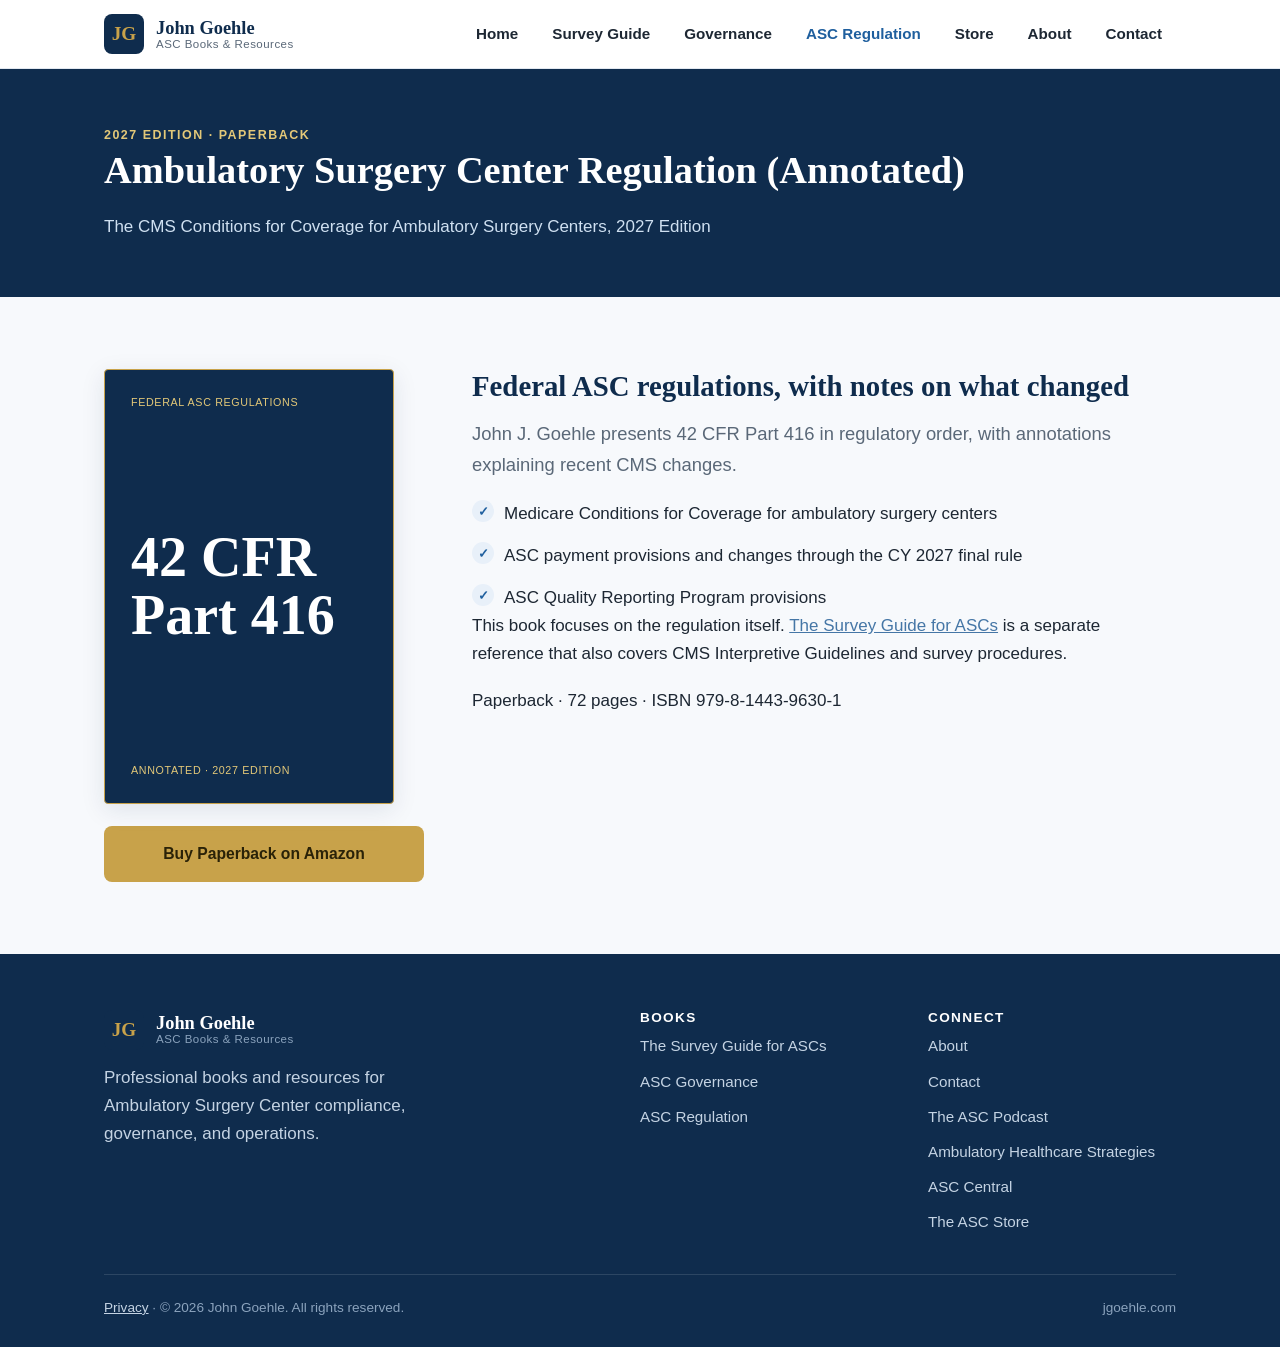
<file: asc-regulation.html>
<!DOCTYPE html>
<html lang="en">
<head>
  <meta charset="UTF-8">
  <meta name="viewport" content="width=device-width, initial-scale=1.0">
  <title>Ambulatory Surgery Center Regulation (Annotated), 2027 Edition | John Goehle</title>
  <meta name="description" content="The 2027 paperback by John J. Goehle presents 42 CFR Part 416 with annotations explaining recent CMS changes for ambulatory surgery centers.">
  <link rel="canonical" href="https://jgoehle.com/asc-regulation">
  <link rel="icon" type="image/svg+xml" href="/favicon.svg">
  <link rel="stylesheet" href="/styles.css?v=20260815b">
  <meta property="og:type" content="book">
  <meta property="og:title" content="Ambulatory Surgery Center Regulation (Annotated), 2027 Edition">
  <meta property="og:description" content="The 2027 paperback by John J. Goehle presents 42 CFR Part 416 with annotations explaining recent CMS changes for ambulatory surgery centers.">
  <meta property="og:url" content="https://jgoehle.com/asc-regulation">
  <script type="application/ld+json">{"@context":"https://schema.org","@type":"Book","@id":"https://jgoehle.com/asc-regulation#book","name":"Ambulatory Surgery Center Regulation (Annotated): The CMS Conditions for Coverage for Ambulatory Surgery Centers, 2027 Edition","author":{"@type":"Person","@id":"https://goehle.net/#person","name":"John J. Goehle"},"bookEdition":"2027 Edition","bookFormat":"https://schema.org/Paperback","isbn":"9798144396301","numberOfPages":72,"inLanguage":"en","datePublished":"2026-11-22","url":"https://jgoehle.com/asc-regulation","sameAs":"https://www.amazon.com/dp/B0HSM5DB7Y","description":"The 2027 paperback by John J. Goehle presents 42 CFR Part 416 with annotations explaining recent CMS changes for ambulatory surgery centers."}</script>
  <style>.reg-cover{box-sizing:border-box;display:flex;aspect-ratio:2/3;width:160px;max-width:100%;padding:17px;flex-direction:column;justify-content:space-between;gap:12px;border:1px solid #c8a24a;border-radius:4px;background:#0f2c4d;color:#fff;box-shadow:var(--shadow);text-align:left}.reg-cover strong{font:700 2rem/1.04 Georgia,serif;color:#fff}.reg-cover span{font-size:.67rem;line-height:1.2;letter-spacing:.06em;color:#e3c878;text-transform:uppercase}.book-detail .reg-cover{width:100%;max-width:290px;padding:26px}.book-detail .reg-cover strong{font-size:clamp(2rem,5vw,3.5rem)}</style>
</head>
<body>


  <a class="skip-link" href="#main">Skip to main content</a>
  <header class="site-header">
    <nav class="nav" aria-label="Primary">
      <a class="brand" href="/">
        <span class="brand__mark">JG</span>
        <span class="brand__text">
          <span class="brand__name">John Goehle</span>
          <span class="brand__tag">ASC Books &amp; Resources</span>
        </span>
      </a>
      <button class="nav-toggle" aria-label="Toggle menu" aria-expanded="false" aria-controls="nav-links">&#9776;</button>
      <ul class="nav-links" id="nav-links">
        <li><a href="/">Home</a></li>
        <li><a href="/survey-guide">Survey Guide</a></li>
        <li><a href="/asc-governance">Governance</a></li>
        <li><a class="active" aria-current="page" href="/asc-regulation">ASC Regulation</a></li>
        <li><a href="https://egd-consulting.com/store">Store</a></li>
        <li><a href="/about">About</a></li>
        <li><a href="/contact">Contact</a></li>
      </ul>
    </nav>
  </header>

  <main id="main">
  <section class="pagehead">
    <div class="container">
      <p class="eyebrow">2027 Edition · Paperback</p>
      <h1>Ambulatory Surgery Center Regulation (Annotated)</h1>
      <p>The CMS Conditions for Coverage for Ambulatory Surgery Centers, 2027 Edition</p>
    </div>
  </section>
  <section class="section">
    <div class="container book-detail">
      <div class="book-detail__cover">
        <span class="cover-wrap" style="display:block"><div class="reg-cover" aria-hidden="true"><span>Federal ASC Regulations</span><strong>42 CFR<br>Part 416</strong><span>Annotated · 2027 Edition</span></div></span>
        <div class="book-detail__buy"><a class="btn btn--primary" href="https://www.amazon.com/dp/B0HSM5DB7Y" target="_blank" rel="noopener">Buy Paperback on Amazon</a></div>
      </div>
      <div>
        <h2>Federal ASC regulations, with notes on what changed</h2>
        <p class="lead">John J. Goehle presents 42 CFR Part 416 in regulatory order, with annotations explaining recent CMS changes.</p>
        <ul class="features">
          <li>Medicare Conditions for Coverage for ambulatory surgery centers</li>
          <li>ASC payment provisions and changes through the CY 2027 final rule</li>
          <li>ASC Quality Reporting Program provisions</li>
        </ul>
        <p>This book focuses on the regulation itself. <a href="/survey-guide">The Survey Guide for ASCs</a> is a separate reference that also covers CMS Interpretive Guidelines and survey procedures.</p>
        <p>Paperback · 72 pages · ISBN 979-8-1443-9630-1</p>
      </div>
    </div>
  </section>
</main>
<footer class="site-footer">
    <div class="container">
      <div class="footer-grid">
        <div>
          <a class="brand" href="/" style="margin-bottom:14px">
            <span class="brand__mark">JG</span>
            <span class="brand__text">
              <span class="brand__name" style="color:#fff">John Goehle</span>
              <span class="brand__tag" style="color:#8ba3bd">ASC Books &amp; Resources</span>
            </span>
          </a>
          <p style="max-width:38ch">Professional books and resources for Ambulatory Surgery Center compliance, governance, and operations.</p>
        </div>
        <div>
          <h3>Books</h3>
          <ul class="footer-links">
            <li><a href="/survey-guide">The Survey Guide for ASCs</a></li>
            <li><a href="/asc-governance">ASC Governance</a></li>
            <li><a href="/asc-regulation" aria-current="page">ASC Regulation</a></li>
          </ul>
        </div>
        <div>
          <h3>Connect</h3>
          <ul class="footer-links">
            <li><a href="/about">About</a></li>
            <li><a href="/contact">Contact</a></li>
            <li><a href="https://ascpodcast.com/" target="_blank" rel="noopener">The ASC Podcast</a></li>
            <li><a href="https://ah-strategies.com/" target="_blank" rel="noopener">Ambulatory Healthcare Strategies</a></li>
            <li><a href="https://conferences.asc-central.com/" target="_blank" rel="noopener">ASC Central</a></li>
            <li><a href="https://egd-consulting.com/store" target="_blank" rel="noopener">The ASC Store</a></li>
          </ul>
        </div>
      </div>
      <div class="footer-bottom">
        <span><a href="/privacy">Privacy</a> &middot; &copy; 2026 John Goehle. All rights reserved.</span>
        <span>jgoehle.com</span>
      </div>
    </div>
  </footer>

  <script>
    var t = document.querySelector('.nav-toggle');
    var m = document.querySelector('.nav-links');
    if (t) t.addEventListener('click', function () {
      var open = m.classList.toggle('open');
      t.setAttribute('aria-expanded', open);
    });
  </script>
</body>
</html>
</file>
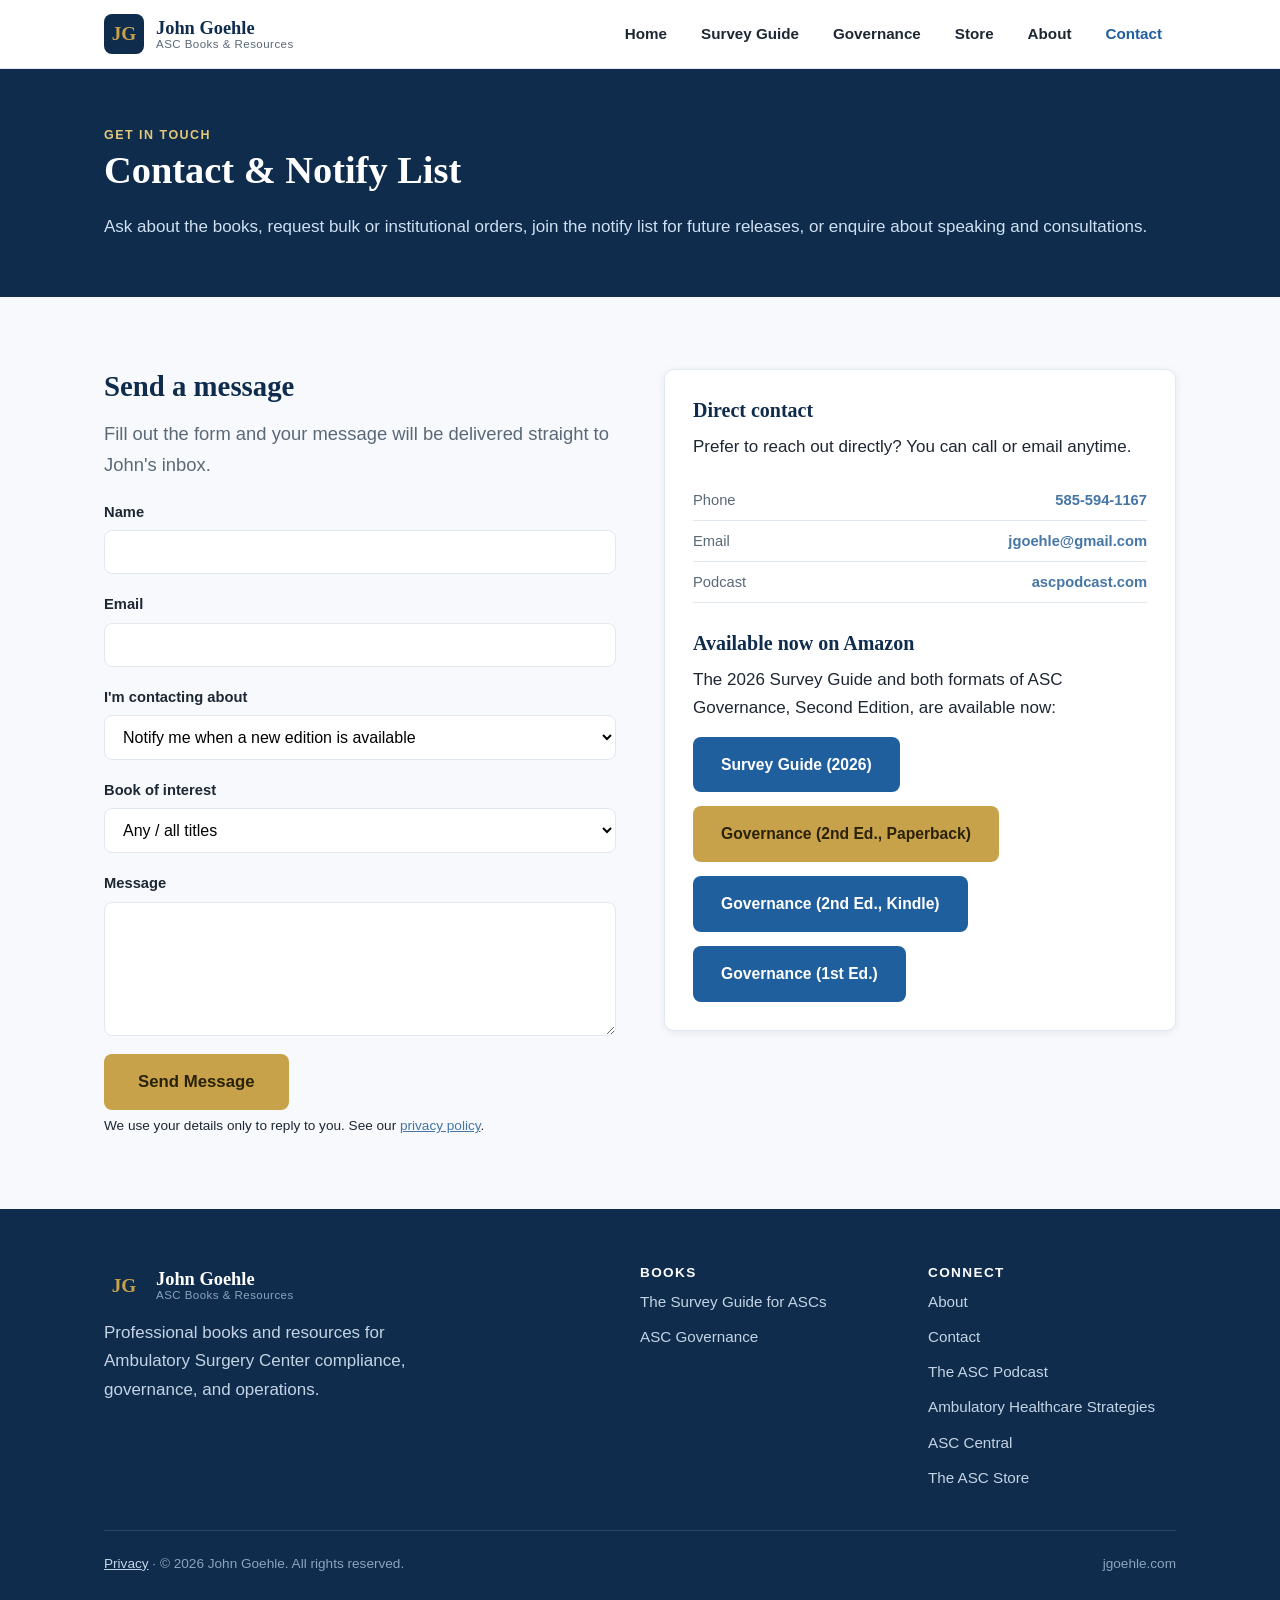
<file: contact.html>
<!DOCTYPE html>
<html lang="en">
<head>
  <meta charset="UTF-8">
  <meta name="viewport" content="width=device-width, initial-scale=1.0">
  <title>Contact &amp; Notify List | John Goehle — ASC Books</title>
  <meta name="description" content="Contact John Goehle, MBA, CASC about ASC book orders, bulk and institutional purchases, speaking inquiries, or a consultation.">
  <link rel="canonical" href="https://jgoehle.com/contact">
  <link rel="icon" type="image/svg+xml" href="/favicon.svg">
  <link rel="stylesheet" href="/styles.css?v=20260815b">
  <meta name="robots" content="index, follow, max-image-preview:large">
  <meta property="og:title" content="Contact &amp; Notify List | John Goehle — ASC Books">
  <meta property="og:description" content="Contact John Goehle, MBA, CASC about ASC book orders, bulk and institutional purchases, speaking inquiries, or a consultation.">
  <meta property="og:type" content="website">
  <meta property="og:url" content="https://jgoehle.com/contact">
  <meta property="og:site_name" content="John Goehle — ASC Books & Resources">
  <meta property="og:image" content="https://jgoehle.com/og-image.jpg">
  <meta property="og:image:width" content="1200">
  <meta property="og:image:height" content="630">
  <meta name="twitter:card" content="summary_large_image">
  <script type="application/ld+json">{"@context":"https://schema.org","@type":"BreadcrumbList","itemListElement":[{"@type":"ListItem","position":1,"name":"Home","item":"https://jgoehle.com/"},{"@type":"ListItem","position":2,"name":"Contact & Notify List","item":"https://jgoehle.com/contact"}]}</script>
</head>
<body>


  <a class="skip-link" href="#main">Skip to main content</a>
  <header class="site-header">
    <nav class="nav" aria-label="Primary">
      <a class="brand" href="/">
        <span class="brand__mark">JG</span>
        <span class="brand__text">
          <span class="brand__name">John Goehle</span>
          <span class="brand__tag">ASC Books &amp; Resources</span>
        </span>
      </a>
      <button class="nav-toggle" aria-label="Toggle menu" aria-expanded="false" aria-controls="nav-links">&#9776;</button>
      <ul class="nav-links" id="nav-links">
        <li><a href="/">Home</a></li>
        <li><a href="/survey-guide">Survey Guide</a></li>
        <li><a href="/asc-governance">Governance</a></li>
        <li><a href="https://egd-consulting.com/store">Store</a></li>
        <li><a href="/about">About</a></li>
        <li><a href="/contact" class="active" aria-current="page">Contact</a></li>
      </ul>
    </nav>
  </header>

  <main id="main">

  <section class="pagehead">
    <div class="container">
      <p class="eyebrow">Get in Touch</p>
      <h1>Contact &amp; Notify List</h1>
      <p>Ask about the books, request bulk or institutional orders, join the notify list for future releases, or enquire about speaking and consultations.</p>
    </div>
  </section>

  <section class="section">
    <div class="container grid-2">
      <div>
        <h2>Send a message</h2>
        <p class="lead">Fill out the form and your message will be delivered straight to John's inbox.</p>

        <!-- Netlify Forms: data-netlify enables capture; honeypot guards against spam -->
        <form name="contact" method="POST" data-netlify="true" netlify-honeypot="bot-field" action="/thank-you.html" class="form-grid">
          <input type="hidden" name="form-name" value="contact">
          <p style="display:none">
            <label>Don't fill this out if you're human: <input name="bot-field"></label>
          </p>
          <div class="field">
            <label for="name">Name</label>
            <input id="name" type="text" name="name" required autocomplete="name">
          </div>
          <div class="field">
            <label for="email">Email</label>
            <input id="email" type="email" name="email" required autocomplete="email">
          </div>
          <div class="field">
            <label for="reason">I'm contacting about</label>
            <select id="reason" name="reason">
              <option>Notify me when a new edition is available</option>
              <option>A book question</option>
              <option>Bulk / institutional order</option>
              <option>Speaking inquiry</option>
              <option>Consultation request</option>
              <option>Something else</option>
            </select>
          </div>
          <div class="field">
            <label for="book">Book of interest</label>
            <select id="book" name="book">
              <option>Any / all titles</option>
              <option>Survey Guide 2026 Edition</option>
              <option>ASC Governance Second Edition</option>
            </select>
          </div>
          <div class="field">
            <label for="message">Message</label>
            <textarea id="message" name="message" rows="6" required></textarea>
          </div>
          <div>
            <button type="submit" class="btn btn--primary btn--lg">Send Message</button>
          <p class="form-note" style="font-size:.85rem;margin:.4em 0 0">We use your details only to reply to you. See our <a href="/privacy">privacy policy</a>.</p>
          </div>
        </form>
      </div>

      <div class="card">
        <h3 class="mt-0">Direct contact</h3>
        <p>Prefer to reach out directly? You can call or email anytime.</p>
        <ul class="meta-list" style="margin-top:0">
          <li><span>Phone</span><span><a href="tel:+15855941167">585-594-1167</a></span></li>
          <li><span>Email</span><span><a href="mailto:jgoehle@gmail.com">jgoehle@gmail.com</a></span></li>
          <li><span>Podcast</span><span><a href="https://ascpodcast.com/" target="_blank" rel="noopener">ascpodcast.com</a></span></li>
        </ul>
        <h3 style="margin-top:1.4em">Available now on Amazon</h3>
        <p class="mb-0">The 2026 Survey Guide and both formats of ASC Governance, Second Edition, are available now:</p>
        <div class="btn-row" style="margin-top:14px">
          <a class="btn btn--solid" href="https://www.amazon.com/dp/B0HC4MSST9" target="_blank" rel="noopener">Survey Guide (2026)</a>
          <a class="btn btn--primary" href="https://www.amazon.com/dp/B0HSJKG5GL" target="_blank" rel="noopener">Governance (2nd Ed., Paperback)</a>
          <a class="btn btn--solid" href="https://www.amazon.com/dp/B0HSBVTKQM" target="_blank" rel="noopener">Governance (2nd Ed., Kindle)</a>
          <a class="btn btn--solid" href="https://www.amazon.com/Ambulatory-Surgery-Center-Governance-Governing/dp/1329252764" target="_blank" rel="noopener">Governance (1st Ed.)</a>
        </div>
      </div>
    </div>
  </section>

  </main>


  <footer class="site-footer">
    <div class="container">
      <div class="footer-grid">
        <div>
          <a class="brand" href="/" style="margin-bottom:14px">
            <span class="brand__mark">JG</span>
            <span class="brand__text">
              <span class="brand__name" style="color:#fff">John Goehle</span>
              <span class="brand__tag" style="color:#8ba3bd">ASC Books &amp; Resources</span>
            </span>
          </a>
          <p style="max-width:38ch">Professional books and resources for Ambulatory Surgery Center compliance, governance, and operations.</p>
        </div>
        <div>
          <h3>Books</h3>
          <ul class="footer-links">
            <li><a href="/survey-guide">The Survey Guide for ASCs</a></li>
            <li><a href="/asc-governance">ASC Governance</a></li>
          </ul>
        </div>
        <div>
          <h3>Connect</h3>
          <ul class="footer-links">
            <li><a href="/about">About</a></li>
            <li><a href="/contact" aria-current="page">Contact</a></li>
            <li><a href="https://ascpodcast.com/" target="_blank" rel="noopener">The ASC Podcast</a></li>
            <li><a href="https://ah-strategies.com/" target="_blank" rel="noopener">Ambulatory Healthcare Strategies</a></li>
            <li><a href="https://conferences.asc-central.com/" target="_blank" rel="noopener">ASC Central</a></li>
            <li><a href="https://egd-consulting.com/store" target="_blank" rel="noopener">The ASC Store</a></li>
          </ul>
        </div>
      </div>
      <div class="footer-bottom">
        <span><a href="/privacy">Privacy</a> &middot; &copy; 2026 John Goehle. All rights reserved.</span>
        <span>jgoehle.com</span>
      </div>
    </div>
  </footer>

  <script>
    var t = document.querySelector('.nav-toggle');
    var m = document.querySelector('.nav-links');
    if (t) t.addEventListener('click', function () {
      var open = m.classList.toggle('open');
      t.setAttribute('aria-expanded', open);
    });

    // Pre-select reason/book from query string (e.g., /contact.html?book=...&reason=...)
    (function () {
      var params = new URLSearchParams(window.location.search);
      function setSelect(id, val) {
        if (!val) return;
        var sel = document.getElementById(id);
        if (!sel) return;
        for (var i = 0; i < sel.options.length; i++) {
          if (sel.options[i].value === val) { sel.selectedIndex = i; return; }
        }
      }
      setSelect('reason', params.get('reason'));
      setSelect('book', params.get('book'));
    })();
  </script>
</body>
</html>
</file>
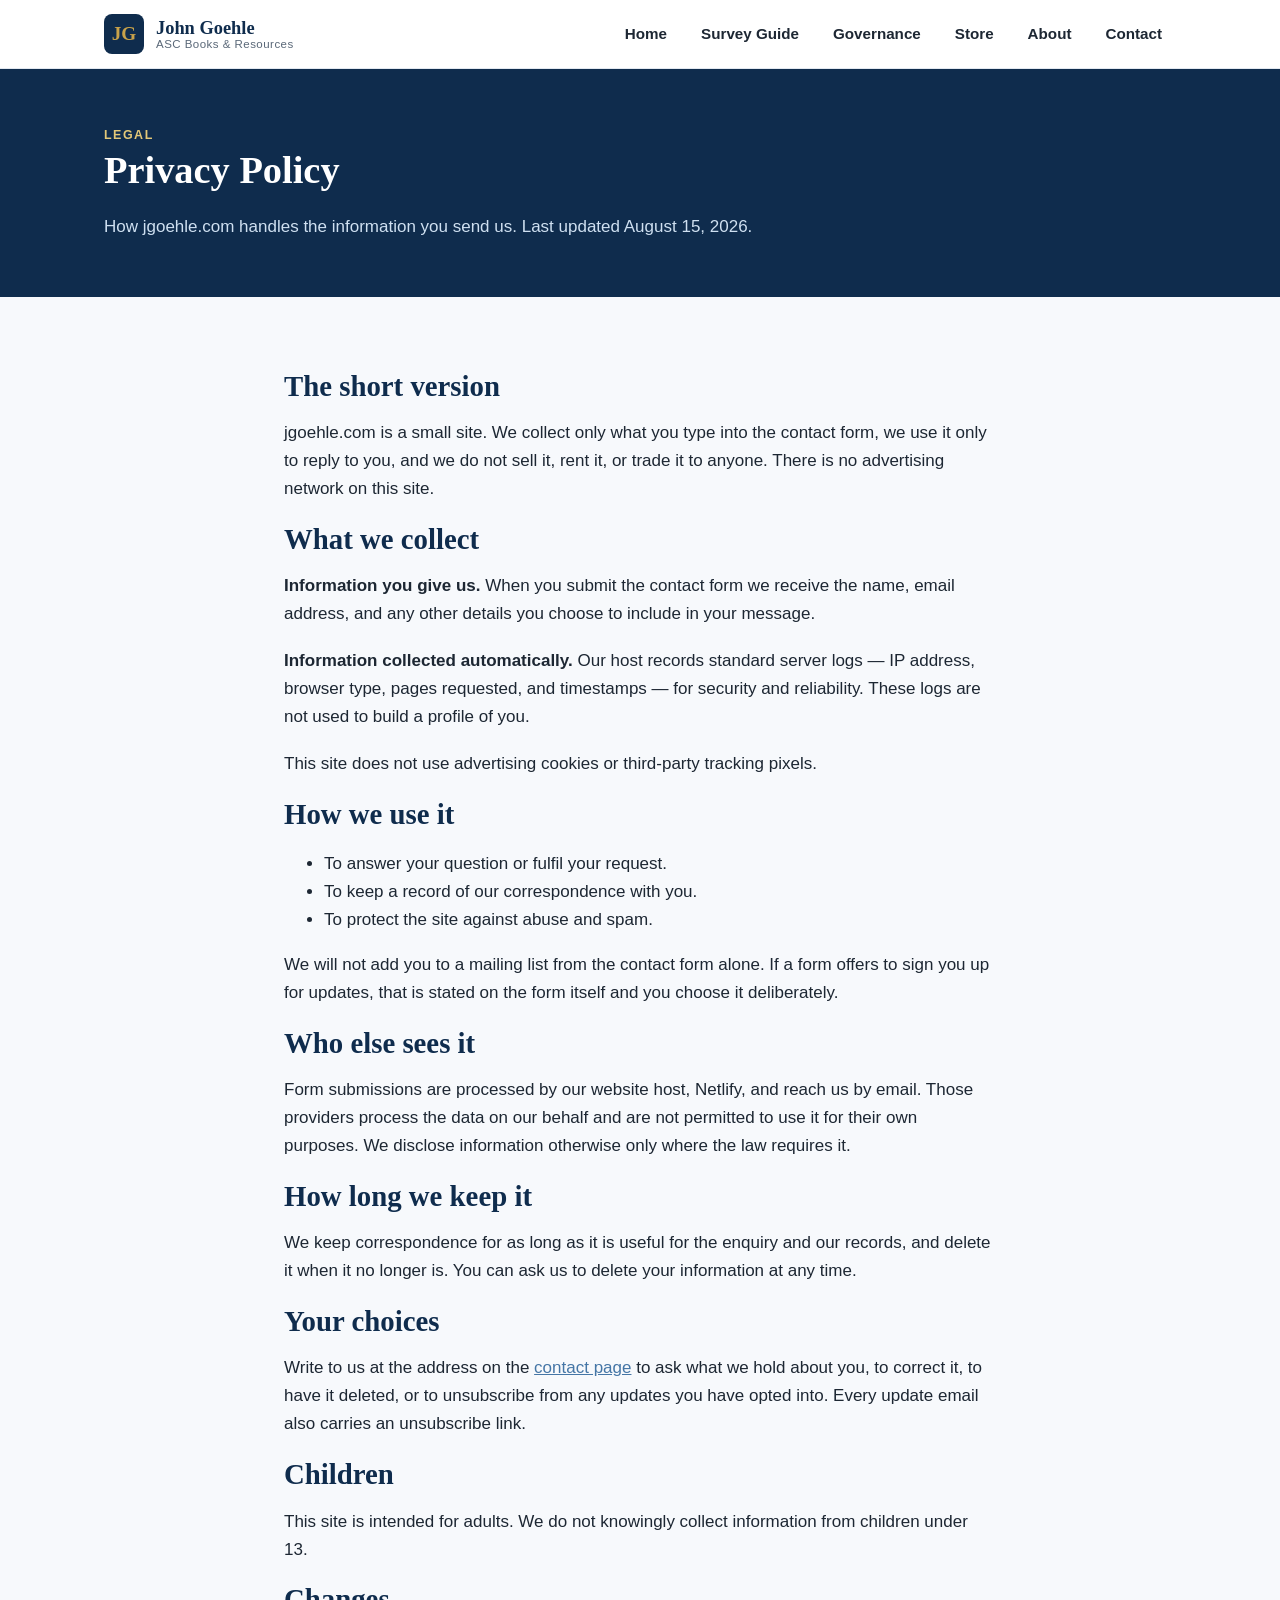
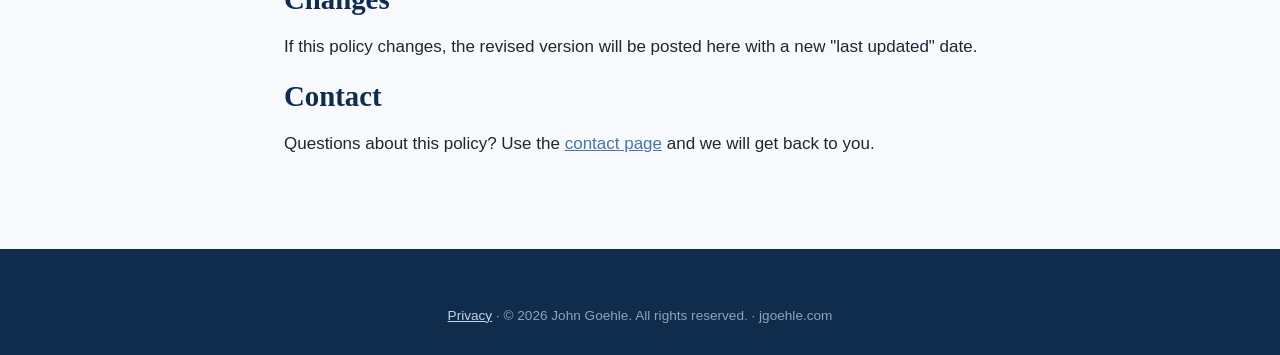
<file: privacy.html>
<!DOCTYPE html>
<html lang="en">
<head>
  <meta charset="UTF-8">
  <meta name="viewport" content="width=device-width, initial-scale=1.0">
  <meta name="description" content="How jgoehle.com collects, uses, and protects the information you send through this site. We use contact details only to reply to you and never sell them.">
  <title>Privacy Policy | John Goehle — ASC Books</title>
  <meta name="robots" content="index, follow">
  <link rel="icon" type="image/svg+xml" href="/favicon.svg">
  <link rel="stylesheet" href="/styles.css?v=20260815b">
  <link rel="canonical" href="https://jgoehle.com/privacy">
  <meta property="og:title" content="Privacy Policy | John Goehle — ASC Books">
  <meta property="og:description" content="How jgoehle.com collects, uses, and protects the information you send through this site. We use contact details only to reply to you and never sell them.">
  <meta property="og:type" content="website">
  <meta property="og:url" content="https://jgoehle.com/privacy">
  <meta property="og:site_name" content="John Goehle — ASC Books & Resources">
  <meta property="og:image" content="https://jgoehle.com/og-image.jpg">
  <meta property="og:image:width" content="1200">
  <meta property="og:image:height" content="630">
  <meta name="twitter:card" content="summary_large_image">
</head>
<body>

  <a class="skip-link" href="#main">Skip to main content</a>
  <header class="site-header">
    <nav class="nav" aria-label="Primary">
      <a class="brand" href="/">
        <span class="brand__mark">JG</span>
        <span class="brand__text">
          <span class="brand__name">John Goehle</span>
          <span class="brand__tag">ASC Books &amp; Resources</span>
        </span>
      </a>
      <ul class="nav-links" id="nav-links">
        <li><a href="/">Home</a></li>
        <li><a href="/survey-guide">Survey Guide</a></li>
        <li><a href="/asc-governance">Governance</a></li>
        <li><a href="https://egd-consulting.com/store">Store</a></li>
        <li><a href="/about">About</a></li>
        <li><a href="/contact">Contact</a></li>
      </ul>
    </nav>
  </header>

  <main id="main">
  <section class="pagehead">
    <div class="container">
      <p class="eyebrow">Legal</p>
      <h1>Privacy Policy</h1>
      <p>How jgoehle.com handles the information you send us. Last updated August 15, 2026.</p>
    </div>
  </section>

  <section class="section">
    <div class="container center-narrow prose">
      <h2>The short version</h2>
      <p>jgoehle.com is a small site. We collect only what you type into the contact form,
      we use it only to reply to you, and we do not sell it, rent it, or trade it to
      anyone. There is no advertising network on this site.</p>

      <h2>What we collect</h2>
      <p><strong>Information you give us.</strong> When you submit the contact form we
      receive the name, email address, and any other details you choose to include in
      your message. </p>
      <p><strong>Information collected automatically.</strong> Our host records standard
      server logs — IP address, browser type, pages requested, and timestamps — for
      security and reliability. These logs are not used to build a profile of you.</p>
      <p>This site does not use advertising cookies or third-party tracking pixels.</p>

      <h2>How we use it</h2>
      <ul>
        <li>To answer your question or fulfil your request.</li>
        <li>To keep a record of our correspondence with you.</li>
        <li>To protect the site against abuse and spam.</li>
      </ul>
      <p>We will not add you to a mailing list from the contact form alone. If a form
      offers to sign you up for updates, that is stated on the form itself and you
      choose it deliberately.</p>

      <h2>Who else sees it</h2>
      <p>Form submissions are processed by our website host, Netlify, and reach us by
      email. Those providers process the data on our behalf and are not permitted to
      use it for their own purposes. We disclose information otherwise only where the
      law requires it.</p>

      <h2>How long we keep it</h2>
      <p>We keep correspondence for as long as it is useful for the enquiry and our
      records, and delete it when it no longer is. You can ask us to delete your
      information at any time.</p>

      <h2>Your choices</h2>
      <p>Write to us at the address on the <a href="/contact">contact page</a> to ask
      what we hold about you, to correct it, to have it deleted, or to unsubscribe from
      any updates you have opted into. Every update email also carries an unsubscribe
      link.</p>

      <h2>Children</h2>
      <p>This site is intended for adults. We do not knowingly collect information from
      children under 13.</p>

      <h2>Changes</h2>
      <p>If this policy changes, the revised version will be posted here with a new
      "last updated" date.</p>

      <h2>Contact</h2>
      <p>Questions about this policy? Use the <a href="/contact">contact page</a> and
      we will get back to you.</p>
    </div>
  </section>
</main>


  <footer class="site-footer">
    <div class="container">
      <div class="footer-bottom" style="border:none;margin:0;padding:0;justify-content:center">
        <span><a href="/privacy">Privacy</a> &middot; &copy; 2026 John Goehle. All rights reserved. · jgoehle.com</span>
      </div>
    </div>
  </footer>
</body>
</html>
</file>
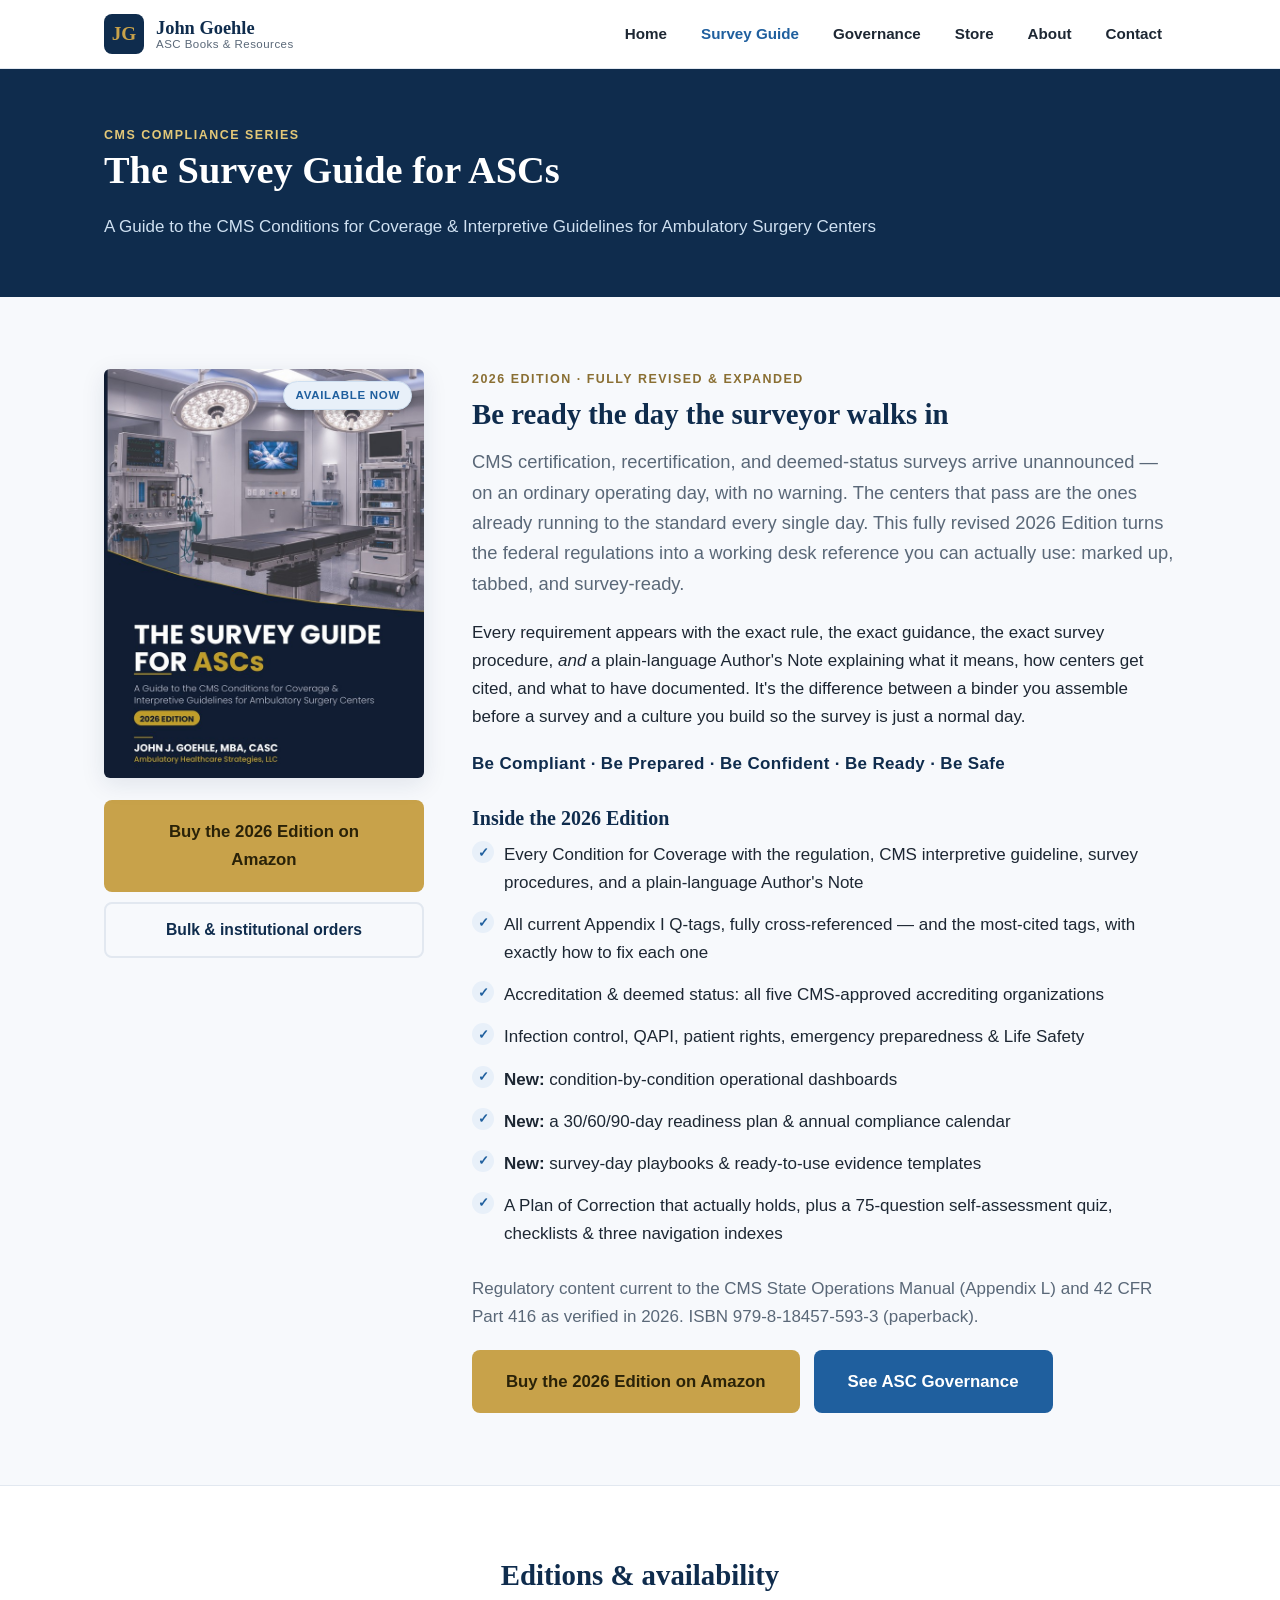
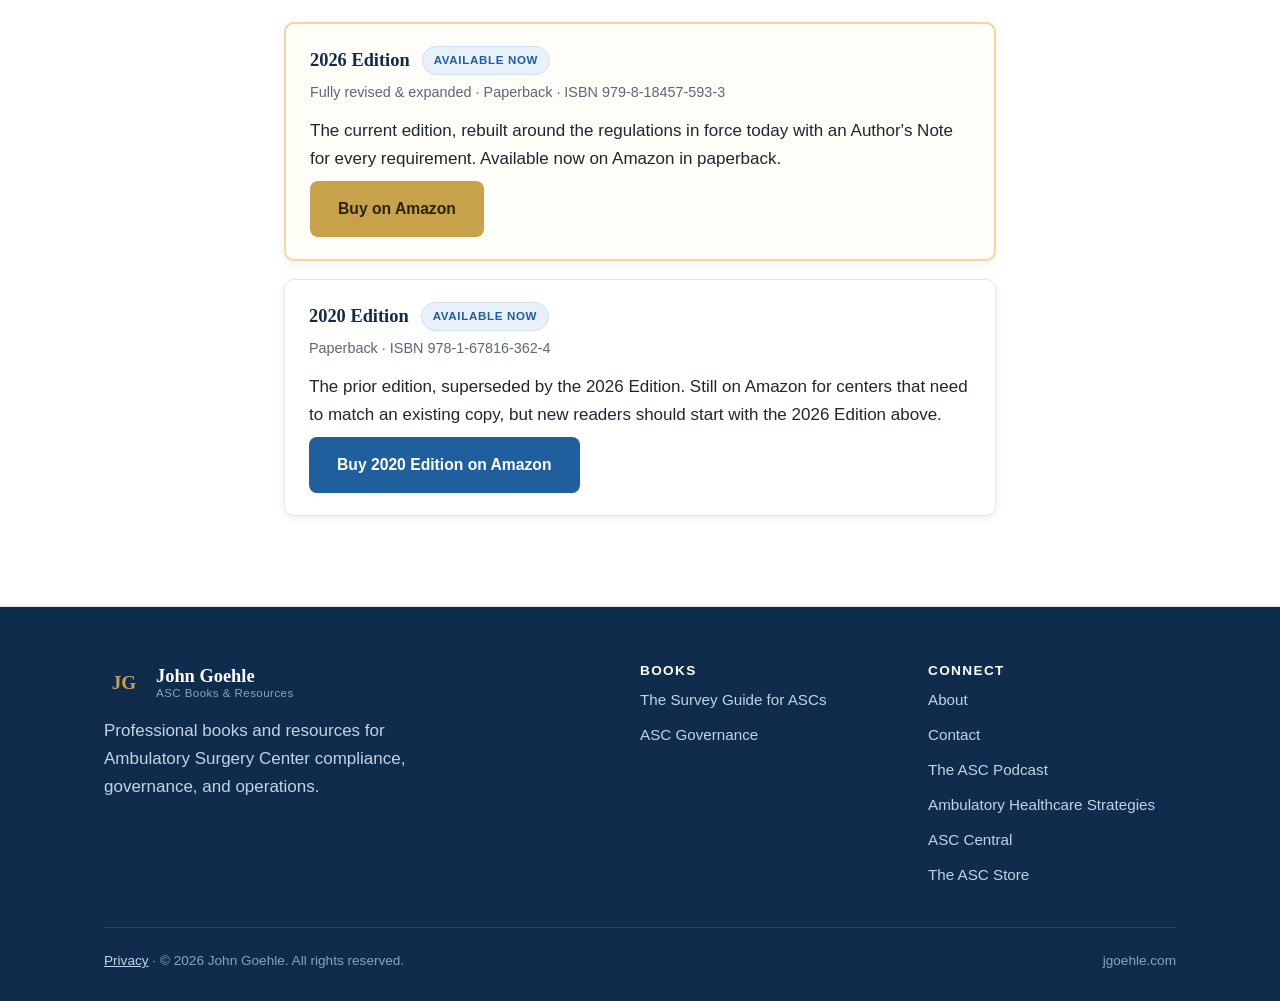
<file: survey-guide.html>
<!DOCTYPE html>
<html lang="en">
<head>
  <meta charset="UTF-8">
  <meta name="viewport" content="width=device-width, initial-scale=1.0">
  <title>The Survey Guide for ASCs — 2026 Edition | John Goehle</title>
  <meta name="description" content="The Survey Guide for ASCs by John Goehle, MBA, CASC — the industry's trusted CMS survey prep reference. The revised 2026 Edition is available now.">
  <link rel="canonical" href="https://jgoehle.com/survey-guide">
  <meta property="og:title" content="The Survey Guide for ASCs — 2026 Edition">
  <meta property="og:description" content="The Survey Guide for ASCs by John Goehle, MBA, CASC — the industry's trusted CMS survey prep reference. The revised 2026 Edition is available now.">
  <meta property="og:type" content="book">
  <link rel="icon" type="image/svg+xml" href="/favicon.svg">
  <link rel="stylesheet" href="/styles.css?v=20260815b">
  <meta name="robots" content="index, follow, max-image-preview:large">
  <meta property="og:url" content="https://jgoehle.com/survey-guide">
  <meta property="og:site_name" content="John Goehle — ASC Books & Resources">
  <meta property="og:image" content="https://jgoehle.com/og-image.jpg">
  <meta property="og:image:width" content="1200">
  <meta property="og:image:height" content="630">
  <meta name="twitter:card" content="summary_large_image">
  <script type="application/ld+json">{"@context":"https://schema.org","@type":"Book","name":"The Survey Guide for ASCs — 2026 Edition","author":{"@type":"Person","@id":"https://goehle.net/#person","name":"John Goehle","honorificSuffix":"MBA, CASC"},"@id":"https://jgoehle.com/survey-guide#book","bookEdition":"2026 Edition","inLanguage":"en","url":"https://jgoehle.com/survey-guide","isbn":"9798184575933","image":"https://jgoehle.com/cover-survey-guide-2026.jpg","bookFormat":"https://schema.org/Paperback","description":"The 2026 Edition of The Survey Guide for ASCs pairs every CMS Condition for Coverage with the interpretive guideline, the survey procedure, and a plain-language Author's Note, so an ambulatory surgery center can prepare for a Medicare survey from a single desk reference.","offers":{"@type":"Offer","availability":"https://schema.org/InStock","url":"https://www.amazon.com/dp/B0HC4MSST9"},"about":"CMS Conditions for Coverage, Interpretive Guidelines, and survey preparation for ambulatory surgery centers","publisher":{"@type":"Organization","name":"Eden Group Development, Inc."},"workExample":{"@type":"Book","bookEdition":"2020 Edition","bookFormat":"https://schema.org/Paperback","sameAs":"https://www.amazon.com/Survey-Guide-ASCs-Conditions-Interpretive/dp/1678163627"}}</script>
  <script type="application/ld+json">{"@context":"https://schema.org","@type":"BreadcrumbList","itemListElement":[{"@type":"ListItem","position":1,"name":"Home","item":"https://jgoehle.com/"},{"@type":"ListItem","position":2,"name":"The Survey Guide for ASCs","item":"https://jgoehle.com/survey-guide"}]}</script>
</head>
<body>


  <a class="skip-link" href="#main">Skip to main content</a>
  <header class="site-header">
    <nav class="nav" aria-label="Primary">
      <a class="brand" href="/">
        <span class="brand__mark">JG</span>
        <span class="brand__text">
          <span class="brand__name">John Goehle</span>
          <span class="brand__tag">ASC Books &amp; Resources</span>
        </span>
      </a>
      <button class="nav-toggle" aria-label="Toggle menu" aria-expanded="false" aria-controls="nav-links">&#9776;</button>
      <ul class="nav-links" id="nav-links">
        <li><a href="/">Home</a></li>
        <li><a href="/survey-guide" class="active" aria-current="page">Survey Guide</a></li>
        <li><a href="/asc-governance">Governance</a></li>
        <li><a href="https://egd-consulting.com/store">Store</a></li>
        <li><a href="/about">About</a></li>
        <li><a href="/contact">Contact</a></li>
      </ul>
    </nav>
  </header>

  <main id="main">

  <section class="pagehead">
    <div class="container">
      <p class="eyebrow">CMS Compliance Series</p>
      <h1>The Survey Guide for ASCs</h1>
      <p>A Guide to the CMS Conditions for Coverage &amp; Interpretive Guidelines for Ambulatory Surgery Centers</p>
    </div>
  </section>

  <section class="section">
    <div class="container book-detail">
      <div class="book-detail__cover">
        <span class="cover-wrap" style="display:block">
          <img class="cover" src="/cover-survey-guide-2026.jpg" alt="The Survey Guide for ASCs — 2026 Edition" width="680" height="870">
          <span class="badge badge--avail">Available Now</span>
        </span>
        <div class="book-detail__buy">
          <a class="btn btn--primary btn--lg" href="https://www.amazon.com/dp/B0HC4MSST9" target="_blank" rel="noopener">Buy the 2026 Edition on Amazon</a>
          <a class="btn btn--ghost" href="/contact?book=Survey%20Guide&amp;reason=Bulk%20%2F%20institutional%20order">Bulk &amp; institutional orders</a>
        </div>
      </div>

      <div>
        <p class="eyebrow">2026 Edition &middot; Fully revised &amp; expanded</p>
        <h2>Be ready the day the surveyor walks in</h2>
        <p class="lead">CMS certification, recertification, and deemed-status surveys arrive unannounced — on an ordinary operating day, with no warning. The centers that pass are the ones already running to the standard every single day. This fully revised 2026 Edition turns the federal regulations into a working desk reference you can actually use: marked up, tabbed, and survey-ready.</p>
        <p>Every requirement appears with the exact rule, the exact guidance, the exact survey procedure, <em>and</em> a plain-language Author's Note explaining what it means, how centers get cited, and what to have documented. It's the difference between a binder you assemble before a survey and a culture you build so the survey is just a normal day.</p>

        <p style="font-weight:700;color:var(--navy);letter-spacing:.02em">Be Compliant &middot; Be Prepared &middot; Be Confident &middot; Be Ready &middot; Be Safe</p>

        <h3 style="margin-top:1.4em">Inside the 2026 Edition</h3>
        <ul class="features">
          <li>Every Condition for Coverage with the regulation, CMS interpretive guideline, survey procedures, and a plain-language Author's Note</li>
          <li>All current Appendix I Q-tags, fully cross-referenced — and the most-cited tags, with exactly how to fix each one</li>
          <li>Accreditation &amp; deemed status: all five CMS-approved accrediting organizations</li>
          <li>Infection control, QAPI, patient rights, emergency preparedness &amp; Life Safety</li>
          <li><strong>New:</strong> condition-by-condition operational dashboards</li>
          <li><strong>New:</strong> a 30/60/90-day readiness plan &amp; annual compliance calendar</li>
          <li><strong>New:</strong> survey-day playbooks &amp; ready-to-use evidence templates</li>
          <li>A Plan of Correction that actually holds, plus a 75-question self-assessment quiz, checklists &amp; three navigation indexes</li>
        </ul>

        <p style="margin-top:1.6em;color:var(--muted)">Regulatory content current to the CMS State Operations Manual (Appendix L) and 42 CFR Part 416 as verified in 2026. ISBN 979-8-18457-593-3 (paperback).</p>

        <div class="btn-row" style="margin-top:18px">
          <a class="btn btn--primary btn--lg" href="https://www.amazon.com/dp/B0HC4MSST9" target="_blank" rel="noopener">Buy the 2026 Edition on Amazon</a>
          <a class="btn btn--solid btn--lg" href="/asc-governance">See ASC Governance</a>
        </div>
      </div>
    </div>
  </section>

  <!-- EDITIONS / availability -->
  <section class="section section--alt">
    <div class="container center-narrow">
      <h2 class="text-center" style="margin-bottom:28px">Editions &amp; availability</h2>

      <div class="edition edition--feature">
        <div class="edition__head">
          <h3>2026 Edition</h3>
          <span class="badge badge--avail">Available Now</span>
        </div>
        <p class="edition__meta">Fully revised &amp; expanded &middot; Paperback &middot; ISBN 979-8-18457-593-3</p>
        <p class="mb-0">The current edition, rebuilt around the regulations in force today with an Author's Note for every requirement. Available now on Amazon in paperback.</p>
        <div class="btn-row">
          <a class="btn btn--primary" href="https://www.amazon.com/dp/B0HC4MSST9" target="_blank" rel="noopener">Buy on Amazon</a>
        </div>
      </div>

      <div class="edition">
        <div class="edition__head">
          <h3>2020 Edition</h3>
          <span class="badge badge--avail">Available Now</span>
        </div>
        <p class="edition__meta">Paperback &middot; ISBN 978-1-67816-362-4</p>
        <p class="mb-0">The prior edition, superseded by the 2026 Edition. Still on Amazon for centers that need to match an existing copy, but new readers should start with the 2026 Edition above.</p>
        <div class="btn-row">
          <a class="btn btn--solid" href="https://www.amazon.com/Survey-Guide-ASCs-Conditions-Interpretive/dp/1678163627" target="_blank" rel="noopener">Buy 2020 Edition on Amazon</a>
        </div>
      </div>
    </div>
  </section>

  </main>


  <footer class="site-footer">
    <div class="container">
      <div class="footer-grid">
        <div>
          <a class="brand" href="/" style="margin-bottom:14px">
            <span class="brand__mark">JG</span>
            <span class="brand__text">
              <span class="brand__name" style="color:#fff">John Goehle</span>
              <span class="brand__tag" style="color:#8ba3bd">ASC Books &amp; Resources</span>
            </span>
          </a>
          <p style="max-width:38ch">Professional books and resources for Ambulatory Surgery Center compliance, governance, and operations.</p>
        </div>
        <div>
          <h3>Books</h3>
          <ul class="footer-links">
            <li><a href="/survey-guide" aria-current="page">The Survey Guide for ASCs</a></li>
            <li><a href="/asc-governance">ASC Governance</a></li>
          </ul>
        </div>
        <div>
          <h3>Connect</h3>
          <ul class="footer-links">
            <li><a href="/about">About</a></li>
            <li><a href="/contact">Contact</a></li>
            <li><a href="https://ascpodcast.com/" target="_blank" rel="noopener">The ASC Podcast</a></li>
            <li><a href="https://ah-strategies.com/" target="_blank" rel="noopener">Ambulatory Healthcare Strategies</a></li>
            <li><a href="https://conferences.asc-central.com/" target="_blank" rel="noopener">ASC Central</a></li>
            <li><a href="https://egd-consulting.com/store" target="_blank" rel="noopener">The ASC Store</a></li>
          </ul>
        </div>
      </div>
      <div class="footer-bottom">
        <span><a href="/privacy">Privacy</a> &middot; &copy; 2026 John Goehle. All rights reserved.</span>
        <span>jgoehle.com</span>
      </div>
    </div>
  </footer>

  <script>
    var t = document.querySelector('.nav-toggle');
    var m = document.querySelector('.nav-links');
    if (t) t.addEventListener('click', function () {
      var open = m.classList.toggle('open');
      t.setAttribute('aria-expanded', open);
    });
  </script>
</body>
</html>
</file>
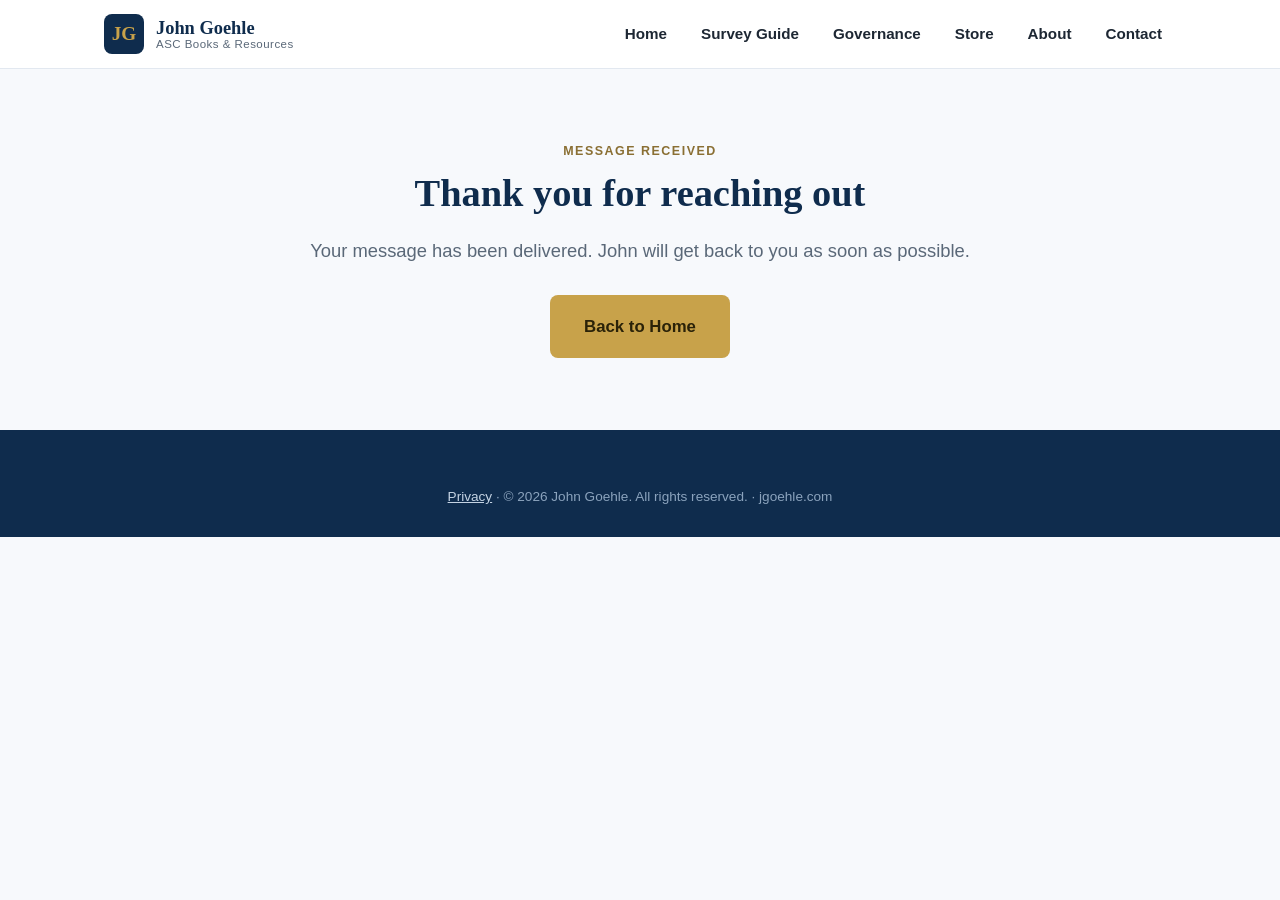
<file: thank-you.html>
<!DOCTYPE html>
<html lang="en">
<head>
  <meta charset="UTF-8">
  <meta name="viewport" content="width=device-width, initial-scale=1.0">
  <title>Thank You | John Goehle — ASC Books</title>
  <meta name="robots" content="noindex, follow">
  <link rel="icon" type="image/svg+xml" href="/favicon.svg">
  <link rel="stylesheet" href="/styles.css?v=20260815b">
  <link rel="canonical" href="https://jgoehle.com/thank-you">
  <meta property="og:title" content="Thank You | John Goehle — ASC Books">
  <meta property="og:description" content="">
  <meta property="og:type" content="website">
  <meta property="og:url" content="https://jgoehle.com/thank-you">
  <meta property="og:site_name" content="John Goehle — ASC Books & Resources">
  <meta property="og:image" content="https://jgoehle.com/og-image.jpg">
  <meta property="og:image:width" content="1200">
  <meta property="og:image:height" content="630">
  <meta name="twitter:card" content="summary_large_image">
</head>
<body>

  <a class="skip-link" href="#main">Skip to main content</a>
  <header class="site-header">
    <nav class="nav" aria-label="Primary">
      <a class="brand" href="/">
        <span class="brand__mark">JG</span>
        <span class="brand__text">
          <span class="brand__name">John Goehle</span>
          <span class="brand__tag">ASC Books &amp; Resources</span>
        </span>
      </a>
      <ul class="nav-links" id="nav-links">
        <li><a href="/">Home</a></li>
        <li><a href="/survey-guide">Survey Guide</a></li>
        <li><a href="/asc-governance">Governance</a></li>
        <li><a href="https://egd-consulting.com/store">Store</a></li>
        <li><a href="/about">About</a></li>
        <li><a href="/contact">Contact</a></li>
      </ul>
    </nav>
  </header>

  <main id="main">

  <section class="section">
    <div class="container text-center center-narrow">
      <p class="eyebrow">Message received</p>
      <h1>Thank you for reaching out</h1>
      <p class="lead" style="margin:0 auto 28px">Your message has been delivered. John will get back to you as soon as possible.</p>
      <a class="btn btn--primary btn--lg" href="/">Back to Home</a>
    </div>
  </section>

  </main>


  <footer class="site-footer">
    <div class="container">
      <div class="footer-bottom" style="border:none;margin:0;padding:0;justify-content:center">
        <span><a href="/privacy">Privacy</a> &middot; &copy; 2026 John Goehle. All rights reserved. · jgoehle.com</span>
      </div>
    </div>
  </footer>
</body>
</html>
</file>
<file: styles.css>
/* ===========================================================
   jgoehle.com — Professional ASC Books
   Clean, professional theme
   =========================================================== */

:root {
  --navy:    #0f2c4d;
  --navy-2:  #163a63;
  --blue:    #1f5f9e;
  --link:    #4576a6;   /* AA link blue on light bg */
  --blue-lt: #e8f0f9;
  --gold:    #c8a24a;
  --gold-ink:#8a6f33;   /* AA-contrast gold for small text on light bg */
  --ink:     #1d2733;
  --muted:   #5a6878;
  --line:    #e2e8f0;
  --bg:      #f7f9fc;
  --white:   #ffffff;
  --radius:  10px;
  --shadow:  0 6px 24px rgba(15, 44, 77, 0.10);
  --shadow-sm: 0 2px 8px rgba(15, 44, 77, 0.08);
  --max:     1120px;
}

* { box-sizing: border-box; }

html { scroll-behavior: smooth; }

body {
  margin: 0;
  font-family: -apple-system, BlinkMacSystemFont, "Segoe UI", Roboto, Helvetica, Arial, sans-serif;
  color: var(--ink);
  background: var(--bg);
  line-height: 1.65;
  font-size: 17px;
  -webkit-font-smoothing: antialiased;
}

h1, h2, h3, h4 {
  font-family: Georgia, "Times New Roman", serif;
  color: var(--navy);
  line-height: 1.25;
  margin: 0 0 0.5em;
}

h1 { font-size: 2.4rem; }
h2 { font-size: 1.8rem; }
h3 { font-size: 1.25rem; }

p { margin: 0 0 1.1em; }

a { color: var(--link); text-decoration: none; }
a:hover { text-decoration: underline; }

img { max-width: 100%; display: block; }

.container {
  max-width: var(--max);
  margin: 0 auto;
  padding: 0 24px;
}

.section { padding: 72px 0; }
.section--tight { padding: 48px 0; }
.section--alt { background: var(--white); border-top: 1px solid var(--line); border-bottom: 1px solid var(--line); }

.eyebrow {
  text-transform: uppercase;
  letter-spacing: 0.12em;
  font-size: 0.78rem;
  font-weight: 700;
  color: var(--gold-ink);
  font-family: -apple-system, BlinkMacSystemFont, "Segoe UI", Roboto, sans-serif;
  margin-bottom: 0.6em;
}

.lead { font-size: 1.15rem; color: var(--muted); max-width: 70ch; }

/* ---------- Buttons ---------- */
.btn {
  display: inline-block;
  padding: 13px 26px;
  border-radius: 8px;
  font-weight: 700;
  font-family: -apple-system, BlinkMacSystemFont, "Segoe UI", Roboto, sans-serif;
  font-size: 0.98rem;
  text-align: center;
  cursor: pointer;
  border: 2px solid transparent;
  transition: transform .12s ease, box-shadow .12s ease, background .12s ease;
}
.btn:hover { text-decoration: none; transform: translateY(-1px); }
.btn--primary { background: var(--gold); color: #2a2208; }
.btn--primary:hover { background: #d6b258; box-shadow: var(--shadow-sm); }
.btn--solid { background: var(--blue); color: #fff; }
.btn--solid:hover { background: var(--navy-2); }
.btn--ghost { background: transparent; color: var(--navy); border-color: var(--line); }
.btn--ghost:hover { border-color: var(--blue); color: var(--blue); }
.btn--lg { padding: 16px 32px; font-size: 1.05rem; }
.btn-row { display: flex; gap: 14px; flex-wrap: wrap; }

/* ---------- Header ---------- */
.site-header {
  background: var(--white);
  border-bottom: 1px solid var(--line);
  position: sticky;
  top: 0;
  z-index: 50;
}
.nav {
  display: flex;
  align-items: center;
  justify-content: space-between;
  padding: 14px 24px;
  max-width: var(--max);
  margin: 0 auto;
}
.brand { display: flex; align-items: center; gap: 12px; }
.brand:hover { text-decoration: none; }
.brand__mark {
  width: 40px; height: 40px;
  background: var(--navy);
  color: var(--gold);
  border-radius: 8px;
  display: grid; place-items: center;
  font-family: Georgia, serif;
  font-weight: 700;
  font-size: 1.2rem;
}
.brand__text { display: flex; flex-direction: column; line-height: 1.1; }
.brand__name { font-family: Georgia, serif; font-weight: 700; color: var(--navy); font-size: 1.15rem; }
.brand__tag { font-size: 0.72rem; color: var(--muted); letter-spacing: .04em; }

.nav-links { display: flex; gap: 6px; align-items: center; list-style: none; margin: 0; padding: 0; }
.nav-links a {
  color: var(--ink);
  font-weight: 600;
  font-size: 0.95rem;
  padding: 8px 14px;
  border-radius: 6px;
}
.nav-links a:hover { background: var(--blue-lt); text-decoration: none; color: var(--navy); }
.nav-links a.active { color: var(--blue); }

.nav-toggle {
  display: none;
  background: none; border: none; cursor: pointer;
  padding: 8px; font-size: 1.5rem; color: var(--navy);
}

/* ---------- Hero ---------- */
.hero {
  background: linear-gradient(160deg, var(--navy) 0%, var(--navy-2) 60%, var(--blue) 130%);
  color: #fff;
  padding: 84px 0;
}
.hero h1 { color: #fff; font-size: 2.8rem; max-width: 16ch; }
.hero .lead { color: #cfe0f1; }
.hero__grid { display: grid; grid-template-columns: 1.1fr .9fr; gap: 48px; align-items: center; }
/* align-items defaults to stretch, which forces the shorter cover to the
   taller one's height and distorts it. Pin them to the start instead. */
.hero__books { display: flex; gap: 20px; justify-content: center; align-items: flex-start; }
/* The two books have different trim sizes (Survey Guide 8.5x11, Governance 6x9),
   so matching their WIDTH makes one look squat. Match height instead — books
   standing side by side — and let width follow the real proportions. */
.hero__books .cover { height: 300px; width: auto; box-shadow: 0 14px 40px rgba(0,0,0,.35); transform: rotate(-3deg); }
.hero__books .cover:last-child { transform: rotate(3deg); margin-top: 28px; }

/* ---------- Book cards ---------- */
.book-grid { display: grid; grid-template-columns: 1fr 1fr; gap: 32px; }
.book-card {
  background: var(--white);
  border: 1px solid var(--line);
  border-radius: var(--radius);
  overflow: hidden;
  display: flex;
  flex-direction: column;
  box-shadow: var(--shadow-sm);
  transition: transform .15s ease, box-shadow .15s ease;
}
.book-card:hover { transform: translateY(-4px); box-shadow: var(--shadow); }
.book-card__body { padding: 26px; display: flex; flex-direction: column; flex: 1; }
.book-card__cover { padding: 28px 28px 0; display: grid; place-items: center; }
.book-card__cover .cover { height: 240px; width: auto; box-shadow: var(--shadow); border-radius: 4px; }
.book-card h3 { font-size: 1.3rem; }
.book-card__sub { color: var(--muted); font-size: 0.95rem; margin-bottom: 1em; }
.book-card .btn-row { margin-top: auto; padding-top: 12px; }

/* ---------- Feature list ---------- */
.features { list-style: none; padding: 0; margin: 0; display: grid; gap: 14px; }
.features li { position: relative; padding-left: 32px; }
.features li::before {
  content: "✓";
  position: absolute; left: 0; top: 0;
  color: var(--blue); font-weight: 800;
  background: var(--blue-lt);
  width: 22px; height: 22px; border-radius: 50%;
  display: grid; place-items: center; font-size: 0.8rem;
}

.grid-2 { display: grid; grid-template-columns: 1fr 1fr; gap: 48px; align-items: start; }
.grid-3 { display: grid; grid-template-columns: repeat(3, 1fr); gap: 28px; }

.card {
  background: var(--white);
  border: 1px solid var(--line);
  border-radius: var(--radius);
  padding: 28px;
  box-shadow: var(--shadow-sm);
}
.card h3 { display: flex; align-items: center; gap: 10px; }
.card__icon { color: var(--gold); font-size: 1.4rem; }

/* ---------- Book detail layout ---------- */
.book-detail { display: grid; grid-template-columns: 320px 1fr; gap: 48px; align-items: start; }
.book-detail__cover .cover { width: 100%; box-shadow: var(--shadow); border-radius: 6px; }
.book-detail__buy { margin-top: 22px; display: grid; gap: 10px; }
.meta-list { list-style: none; padding: 0; margin: 22px 0 0; font-size: 0.92rem; }
.meta-list li { display: flex; justify-content: space-between; padding: 8px 0; border-bottom: 1px solid var(--line); }
.meta-list li span:first-child { color: var(--muted); }
.meta-list li span:last-child { font-weight: 600; text-align: right; }

.pagehead {
  background: var(--navy);
  color: #fff;
  padding: 56px 0;
}
.pagehead h1 { color: #fff; }
.pagehead p { color: #cfe0f1; margin: 0; }
.pagehead .eyebrow, .hero .eyebrow { color: #e3c878; }

/* ---------- Stats / trust band ---------- */
.band { background: var(--blue-lt); }
.stats { display: grid; grid-template-columns: repeat(3,1fr); gap: 24px; text-align: center; }
.stat__num { font-family: Georgia, serif; font-size: 2.4rem; color: var(--navy); font-weight: 700; }
.stat__label { color: var(--muted); font-size: 0.92rem; }

/* ---------- Contact / forms ---------- */
.form-grid { display: grid; gap: 18px; max-width: 620px; }
.field { display: grid; gap: 6px; }
.field label { font-weight: 600; font-size: 0.92rem; }
.field input, .field textarea, .field select {
  padding: 12px 14px;
  border: 1px solid var(--line);
  border-radius: 8px;
  font-size: 1rem;
  font-family: inherit;
  background: var(--white);
}
.field input:focus, .field textarea:focus, .field select:focus {
  outline: none; border-color: var(--blue); box-shadow: 0 0 0 3px rgba(31,95,158,.15);
}

/* ---------- Footer ---------- */
.site-footer {
  background: var(--navy);
  color: #c4d3e3;
  padding: 56px 0 28px;
  margin-top: 0;
}
.footer-grid { display: grid; grid-template-columns: 2fr 1fr 1fr; gap: 40px; }
.site-footer :is(h2,h3,h4) { color: #fff; font-family: -apple-system, sans-serif; font-size: 0.85rem; text-transform: uppercase; letter-spacing: .1em; }
.site-footer a { color: #c4d3e3; }
.site-footer a:hover { color: #fff; }
.footer-links { list-style: none; padding: 0; margin: 0; display: grid; gap: 10px; font-size: 0.95rem; }
.footer-bottom {
  border-top: 1px solid rgba(255,255,255,.12);
  margin-top: 40px; padding-top: 22px;
  display: flex; justify-content: space-between; flex-wrap: wrap; gap: 12px;
  font-size: 0.85rem; color: #8ba3bd;
}

/* ---------- Utilities ---------- */
.text-center { text-align: center; }
.mt-0 { margin-top: 0; }
.mb-0 { margin-bottom: 0; }
.center-narrow { max-width: 760px; margin: 0 auto; }

/* ---------- Author photo ---------- */
.author-photo {
  display: block;
  width: 220px;
  height: 220px;
  max-width: 100%;
  aspect-ratio: 1 / 1;
  object-fit: cover;
  border-radius: 50%;
  box-shadow: var(--shadow-sm);
  border: 4px solid var(--white);
  outline: 1px solid var(--line);
  margin: 4px auto 18px;
}

/* ---------- Badges ---------- */
.badge {
  display: inline-block;
  font-family: -apple-system, BlinkMacSystemFont, "Segoe UI", Roboto, sans-serif;
  font-size: 0.72rem;
  font-weight: 700;
  letter-spacing: .06em;
  text-transform: uppercase;
  padding: 4px 11px;
  border-radius: 999px;
  vertical-align: middle;
}
.badge--soon { background: #fdf1d6; color: #876a1b; border: 1px solid #ecd9a4; }
.badge--avail { background: var(--blue-lt); color: var(--blue); border: 1px solid #cfe0f1; }
.badge--new { background: #e7f6ec; color: #1d7a44; border: 1px solid #c2e6cf; }

.cover-wrap { position: relative; display: inline-block; }
.cover-wrap .badge {
  position: absolute; top: 12px; right: 12px;
  box-shadow: 0 2px 6px rgba(0,0,0,.18);
}

/* button disabled / coming-soon look */
.btn--soon {
  background: #eef2f7; color: #6b7787; border-color: #dde4ec; cursor: default;
}
.btn--soon:hover { transform: none; background: #eef2f7; }

/* ---------- Edition blocks (book detail) ---------- */
.edition {
  border: 1px solid var(--line);
  border-radius: var(--radius);
  padding: 22px 24px;
  margin-bottom: 18px;
  background: var(--white);
  box-shadow: var(--shadow-sm);
}
.edition--feature { border-color: #ecd9a4; border-width: 2px; background: #fffdf8; }
.edition__head { display: flex; align-items: center; gap: 12px; flex-wrap: wrap; margin-bottom: 6px; }
.edition__head h3 { margin: 0; font-size: 1.15rem; }
.edition__meta { color: var(--muted); font-size: 0.9rem; margin: 2px 0 12px; }
.edition .btn-row { margin-top: 8px; }

/* ---------- Responsive ---------- */
@media (max-width: 860px) {
  body { font-size: 16px; }
  h1 { font-size: 2rem; }
  .hero h1 { font-size: 2.1rem; }
  .hero__grid, .grid-2, .book-grid, .footer-grid, .book-detail, .grid-3, .stats { grid-template-columns: 1fr; }
  .hero__books { margin-top: 30px; }
  .book-detail__cover { max-width: 260px; margin: 0 auto; }
  .nav-links {
    display: none;
    position: absolute; top: 100%; left: 0; right: 0;
    background: #fff; flex-direction: column; gap: 0;
    border-bottom: 1px solid var(--line); padding: 8px 16px 16px;
    box-shadow: var(--shadow);
  }
  .nav-links.open { display: flex; }
  .nav-links a { padding: 12px; border-radius: 6px; }
  .nav-toggle { display: block; }
  .stats { gap: 28px; }
  .footer-bottom { flex-direction: column; }
}

/* ---------- Accessibility: skip link ---------- */
.skip-link{position:absolute;left:-9999px;top:0;z-index:1000;padding:12px 18px;
  background:#fff;color:#111;font-weight:700;text-decoration:none;
  border:2px solid currentColor;border-radius:0 0 8px 0}
.skip-link:focus{left:0}
:focus-visible{outline:3px solid currentColor;outline-offset:2px}

.h-card { font-size: 1.25rem; }

/* Links inside running text must not rely on colour alone (WCAG 1.4.1). */
p a, .prose li a, blockquote a, figcaption a, .form-note a{text-decoration:underline}
.btn, .nav-links a, .site-footer nav a{text-decoration:none}

.site-footer .footer-bottom a, .site-footer-bottom a, footer span a{text-decoration:underline}

/* ---------- Responsive safety net ----------
   Grid and flex children default to min-width:auto, so a wide child (a long word,
   a nowrap label, a fixed-width image) can force a track wider than the viewport
   and scroll the whole page sideways. These caps stop that at the source. */
.grid-2 > *, .grid-3 > *, .form-grid > *, .hero__grid > *,
[class*="-grid"] > * { min-width: 0; }
img, video, iframe, table { max-width: 100%; }
input, select, textarea { max-width: 100%; box-sizing: border-box; }
select { width: 100%; }
pre, code { overflow-wrap: anywhere; }

@media (max-width: 700px) {
  /* Rotated boxes are wider than the images, so leave room for that and the
     container padding. Height-based sizing keeps both covers true to shape. */
  .hero__books { gap: 12px; max-width: 100%; }
  .hero__books .cover { height: min(46vw, 240px); width: auto; }
}

/* Two-up field rows must stack on narrow screens. */
.pair-grid { display: grid; grid-template-columns: 1fr 1fr; }
@media (max-width: 560px) { .pair-grid { grid-template-columns: 1fr; } }

/* ---------- Intrinsic image dimensions: preserve aspect ratio ----------
   The width/height attributes we set to stop layout shift are also
   presentational hints, so a CSS rule that sets only `width` leaves the
   attribute height in force and squashes the image. :where() gives this
   zero specificity, so it overrides the presentational hint but still
   loses to any real rule that sets height on purpose. */
:where(img[width][height]) { height: auto; }
</file>
